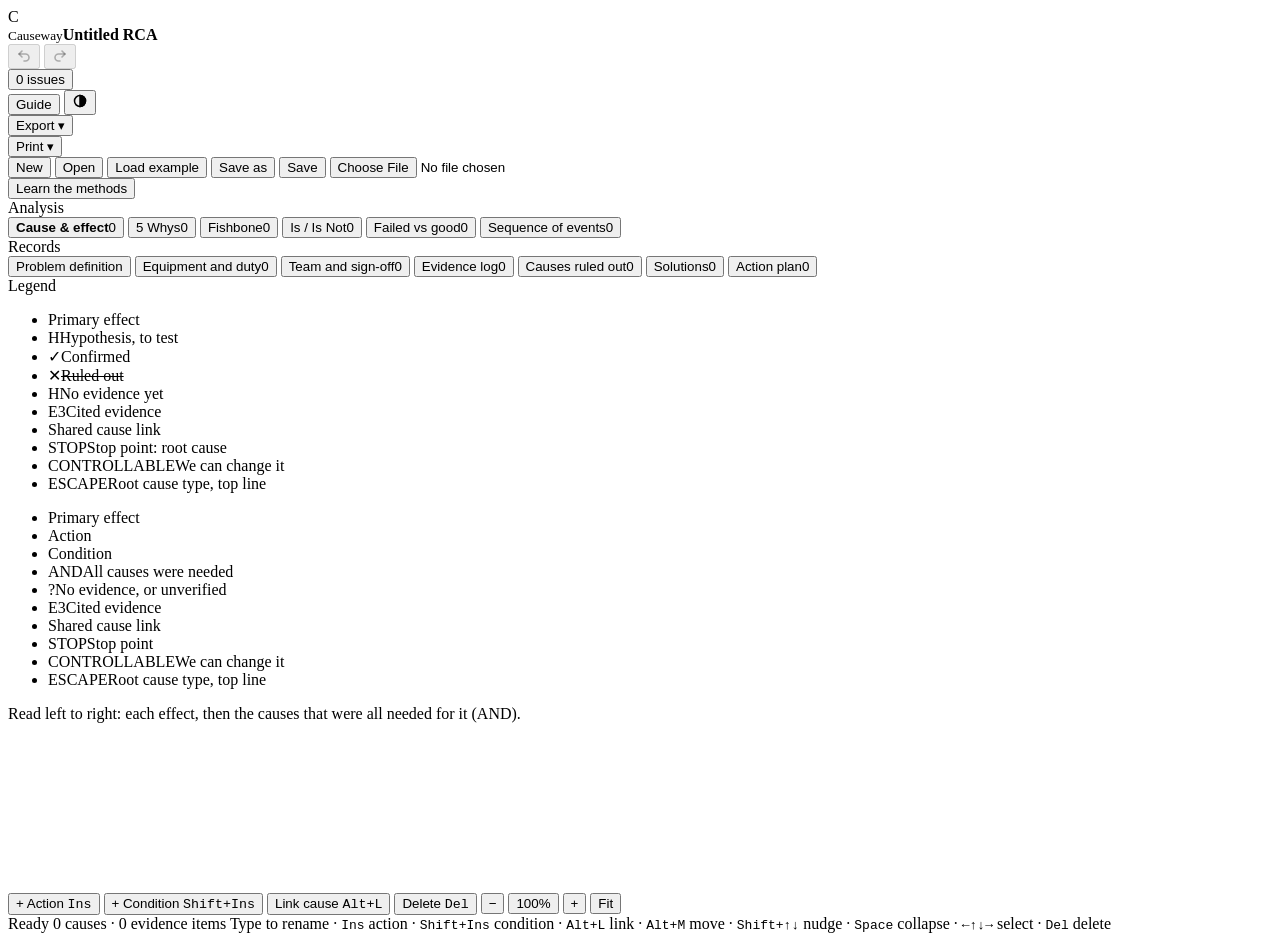
<file: src/index.html>
<!doctype html>
<!-- Generated by scripts/build.py from src/. Edit the sources, not this file. -->
<!-- Causeway, a root cause analysis workbench. Third-party code: none; everything below is our own. -->
<html lang="en">
<head>
<meta charset="utf-8">
<meta name="viewport" content="width=device-width, initial-scale=1">
<!-- Offline by construction: the browser refuses every network request this page could make. -->
<meta http-equiv="Content-Security-Policy" content="default-src 'none'; script-src 'unsafe-inline'; style-src 'unsafe-inline'; img-src data: blob:">
<title>Causeway</title>
<link rel="icon" type="image/svg+xml" href="@build:favicon">
<style>
/* @build:css */
</style>
</head>
<body>
<div class="app" id="app" data-record="chart" data-style="apollo">
  <header>
    <div class="mark" aria-hidden="true">C</div>
    <div class="brand"><small id="sheetMeta">Causeway</small><strong id="sheetTitle">Untitled RCA</strong></div>
    <div class="group">
      <button class="icon" id="undo" title="Undo (Ctrl/Cmd+Z)" aria-label="Undo" disabled><svg aria-hidden="true" width="16" height="16" viewBox="0 0 16 16" fill="none" stroke="currentColor" stroke-width="1.6" stroke-linecap="round" stroke-linejoin="round"><path d="M6 4 3 7l3 3"/><path d="M3 7h6.5a3.5 3.5 0 0 1 0 7H8"/></svg></button>
      <button class="icon" id="redo" title="Redo (Ctrl+Y or Ctrl/Cmd+Shift+Z)" aria-label="Redo" disabled><svg aria-hidden="true" width="16" height="16" viewBox="0 0 16 16" fill="none" stroke="currentColor" stroke-width="1.6" stroke-linecap="round" stroke-linejoin="round"><path d="m10 4 3 3-3 3"/><path d="M13 7H6.5a3.5 3.5 0 0 0 0 7H8"/></svg></button>
    </div>
    <div class="issues-wrap">
      <button id="issuesButton" class="issues" aria-expanded="false" aria-controls="issuesList" title="Rule issues: click to list them"><span class="dot" aria-hidden="true"></span><span id="issuesCount">0 issues</span></button>
      <div id="issuesList" class="popover" role="menu" hidden></div>
    </div>
    <div class="toolbar" id="fileGroup">
      <button id="guideButton" aria-pressed="false" aria-controls="guide" title="Show or hide the guide to the page shown: what it is and how to fill it in">Guide</button>
      <button class="icon" id="themeButton" aria-label="Theme" title="Theme"><svg aria-hidden="true" width="16" height="16" viewBox="0 0 16 16" fill="none" stroke="currentColor" stroke-width="1.5"><circle cx="8" cy="8" r="5.5"/><path d="M8 2.5a5.5 5.5 0 0 1 0 11z" fill="currentColor"/></svg></button>
      <div class="menu-wrap">
        <button id="exportButton" aria-expanded="false" aria-controls="exportMenu" title="Export a report as Word or PowerPoint, or the chart as PDF or an image">Export ▾</button>
        <div id="exportMenu" class="popover right" role="menu" hidden>
          <div class="where">Word</div>
          <button role="menuitem" id="exportDocxFull"><b>Full report</b><small>.docx: every record and the chart, to edit and send</small></button>
          <button role="menuitem" id="exportDocx8d"><b>8D report</b><small>.docx: D1 to D8, for a customer's 8D request</small></button>
          <div class="where">PowerPoint</div>
          <button role="menuitem" id="exportPptxFull"><b>Full report</b><small>.pptx: a section to a slide, long tables run on</small></button>
          <button role="menuitem" id="exportPptx8d"><b>8D report</b><small>.pptx: D1 to D8 as slides</small></button>
          <button role="menuitem" id="exportPptxSummary"><b>One-page summary</b><small>.pptx: one slide for management</small></button>
          <div class="where">Chart</div>
          <button role="menuitem" id="exportPdf"><b>PDF</b><small>Vector, the whole chart on one A4, A3, or A1 sheet</small></button>
          <button role="menuitem" id="exportSvg"><b>SVG</b><small>Vector, for documents and further editing</small></button>
          <button role="menuitem" id="exportPng"><b>PNG</b><small>Image at twice screen resolution</small></button>
        </div>
      </div>
      <div class="menu-wrap">
        <button id="printReport" aria-expanded="false" aria-controls="printMenu" title="Print a report, or save it as a PDF">Print ▾</button>
        <div id="printMenu" class="popover right" role="menu" hidden>
          <button role="menuitem" id="printFull"><b>Full RCA report</b><small>Every record, the chart, and the sign-off</small></button>
          <button role="menuitem" id="print8d"><b>8D report</b><small>D1 to D8, for a customer's 8D request</small></button>
          <button role="menuitem" id="printSummary"><b>One-page summary</b><small>Problem, root causes, actions, and status</small></button>
        </div>
      </div>
      <span class="divider" aria-hidden="true"></span>
      <button id="newProject" title="Start a new, empty RCA">New</button>
      <button id="openProject" title="Open a saved RCA (JSON)">Open</button>
      <button id="loadExample" title="Replace the current RCA with the built-in P-101A seal leakage example">Load example</button>
      <button id="saveProjectAs" title="Save the RCA under a new file name (Ctrl/Cmd+Shift+S)">Save as</button>
      <button id="saveProject" class="primary" title="Save the RCA as a JSON file (Ctrl/Cmd+S)">Save</button>
      <input id="projectFile" type="file" accept=".json,.xmind,application/json">
    </div>
  </header>

  <nav class="rail" aria-label="RCA records">
    <button class="record learn" data-record="learn" title="Every method in the order an investigation uses them, each with a guide and an example">Learn the methods</button>
    <div class="panel-title group-title">Analysis</div>
    <button class="record active" data-record="chart" aria-current="page" id="railChart"><b id="railChartName">Cause &amp; effect</b><span id="railCauses">0</span></button>
    <button class="record" data-record="whys">5 Whys<span id="railWhys">0</span></button>
    <button class="record" data-record="fishbone">Fishbone<span id="railFish">0</span></button>
    <button class="record" data-record="spec">Is / Is Not<span id="railSpec">0</span></button>
    <button class="record" data-record="compare" title="Optional: the failed case beside two that did not fail">Failed vs good<span id="railCompare">0</span></button>
    <button class="record" data-record="timeline">Sequence of events<span id="railTimeline">0</span></button>
    <div class="panel-title group-title">Records</div>
    <button class="record" data-record="problem">Problem definition</button>
    <button class="record" data-record="equipment">Equipment and duty<span id="railEquipment">0</span></button>
    <button class="record" data-record="team">Team and sign-off<span id="railTeam">0</span></button>
    <button class="record" data-record="evidence">Evidence log<span id="railEvidence">0</span></button>
    <button class="record" data-record="ruledOut">Causes ruled out<span id="railRuledOut">0</span></button>
    <button class="record" data-record="solutions">Solutions<span id="railSolutions">0</span></button>
    <button class="record" data-record="actions">Action plan<span id="railActions">0</span></button>
    <div class="panel-title legend-title">Legend</div>
    <ul class="legend tree">
      <li><span class="sw effect"></span>Primary effect</li>
      <li><span class="sw possible"></span><span class="sw badge h">H</span>Hypothesis, to test</li>
      <li><span class="sw confirmed"></span><span class="sw badge ok">✓</span>Confirmed</li>
      <li><span class="sw ruled"></span><span class="sw badge no">✕</span><s>Ruled out</s></li>
      <li><span class="sw q">H</span>No evidence yet</li>
      <li><span class="sw code">E3</span>Cited evidence</li>
      <li><span class="sw shared"></span>Shared cause link</li>
      <li><span class="sw stop">STOP</span>Stop point: root cause</li>
      <li><span class="sw ctrl">CONTROLLABLE</span>We can change it</li>
      <li><span class="sw ctype">ESCAPE</span>Root cause type, top line</li>
    </ul>
    <ul class="legend apollo">
      <li><span class="sw effect"></span>Primary effect</li>
      <li><span class="sw action"></span>Action</li>
      <li><span class="sw condition"></span>Condition</li>
      <li><span class="sw and">AND</span>All causes were needed</li>
      <li><span class="sw q">?</span>No evidence, or unverified</li>
      <li><span class="sw code">E3</span>Cited evidence</li>
      <li><span class="sw shared"></span>Shared cause link</li>
      <li><span class="sw stop">STOP</span>Stop point</li>
      <li><span class="sw ctrl">CONTROLLABLE</span>We can change it</li>
      <li><span class="sw ctype">ESCAPE</span>Root cause type, top line</li>
    </ul>
  </nav>

  <main>
    <p class="hint" id="chartHint">Read left to right: each effect, then the causes that were all needed for it (AND).</p>
    <div id="linkBanner" class="banner" role="status" hidden><span id="linkText"></span><button id="cancelLink">Cancel <kbd>Esc</kbd></button></div>
    <div id="evidenceBanner" class="banner" role="status" hidden><span id="evidenceBannerText"></span><button id="clearHighlight">Clear <kbd>Esc</kbd></button></div>
    <svg id="chart" xmlns="http://www.w3.org/2000/svg" aria-label="Cause and effect chart"></svg>
    <div class="editbar" role="toolbar" aria-label="Edit chart">
      <button id="addAction" class="add-action" title="Add an action cause to the selected effect"><span id="addActionName">+ Action</span> <kbd>Ins</kbd></button>
      <button id="addCondition" class="add-condition" title="Add a condition cause to the selected effect">+ Condition <kbd>Shift+Ins</kbd></button>
      <button id="linkCause" title="Link a node already on the chart as a further cause of the selected effect">Link cause <kbd>Alt+L</kbd></button>
      <button id="deleteNode" class="danger" title="Delete the selected cause">Delete <kbd>Del</kbd></button>
      <span class="sep" aria-hidden="true"></span>
      <button id="zoomOut" title="Zoom out" aria-label="Zoom out">−</button>
      <button id="zoomReset" title="Reset zoom to 100%">100%</button>
      <button id="zoomIn" title="Zoom in" aria-label="Zoom in">+</button>
      <button id="zoomFit" title="Zoom to fit the chart">Fit</button>
    </div>
  </main>

  <aside class="inspector" aria-label="Properties"><div id="properties"></div></aside>

  <aside class="guide" id="guide" aria-label="Guide" hidden></aside>

  <section class="records" id="records" aria-live="off"></section>

  <footer>
    <span id="status">Ready</span>
    <span id="count">0 causes · 0 evidence items</span>
    <span class="keyhints" id="keyHints">Type to rename · <kbd>Ins</kbd> action · <kbd>Shift+Ins</kbd> condition · <kbd>Alt+L</kbd> link · <kbd>Alt+M</kbd> move · <kbd>Shift+↑↓</kbd> nudge · <kbd>Space</kbd> collapse · <kbd>←↑↓→</kbd> select · <kbd>Del</kbd> delete</span>
  </footer>
</div>
<dialog id="dialog" class="dialog"></dialog>
<div id="report" aria-hidden="true"></div>
<script>
(() => {
'use strict';
/* @build:js */
})();
</script>
</body>
</html>
</file>
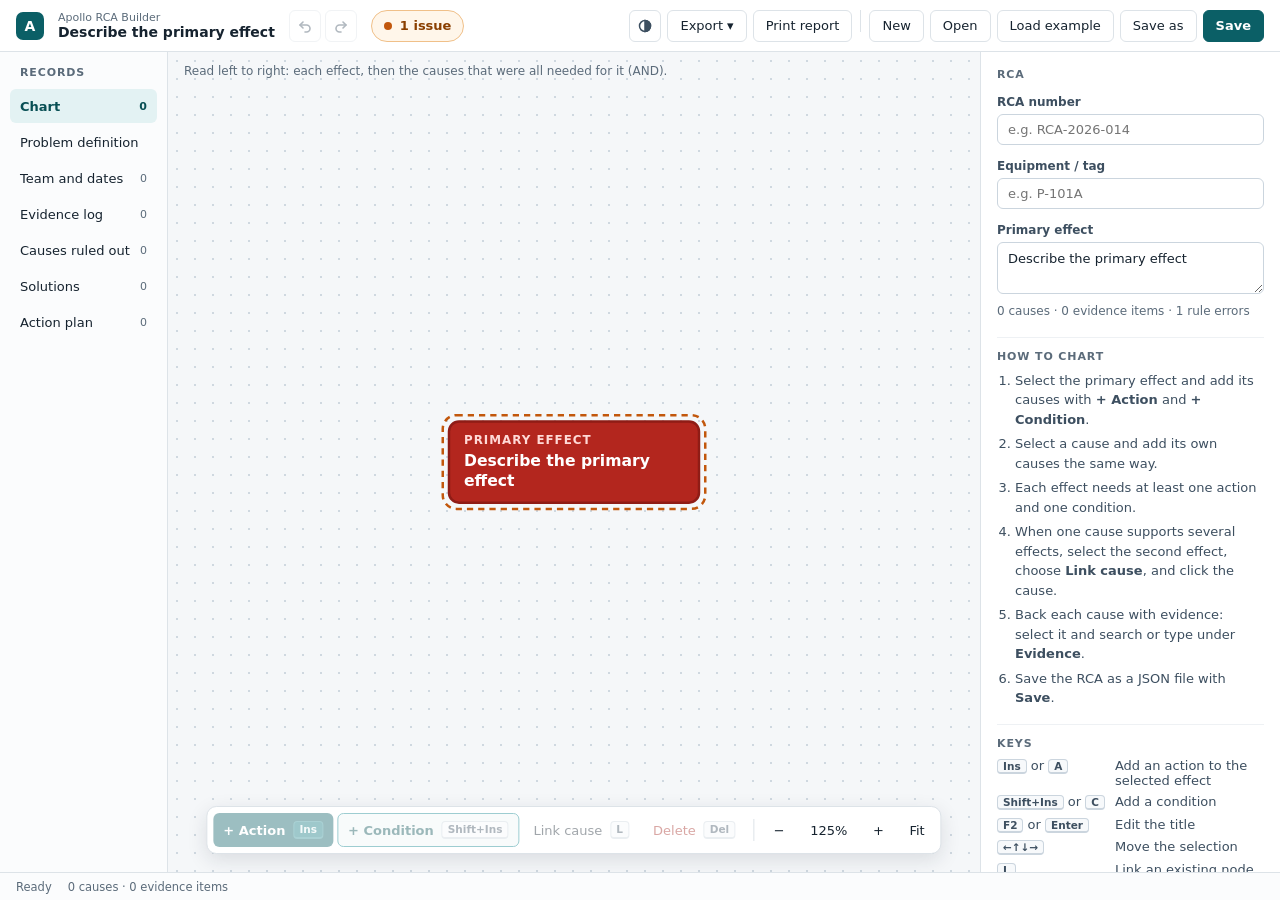
<file: apollo-rca.html>
<!doctype html>
<!-- Generated by scripts/build.py from src/. Edit the sources, not this file. -->
<!-- Apollo RCA Builder. Third-party code: none; everything below is our own. -->
<html lang="en">
<head>
<meta charset="utf-8">
<meta name="viewport" content="width=device-width, initial-scale=1">
<!-- Offline by construction: the browser refuses every network request this page could make. -->
<meta http-equiv="Content-Security-Policy" content="default-src 'none'; script-src 'unsafe-inline'; style-src 'unsafe-inline'; img-src data: blob:">
<title>Apollo RCA Builder</title>
<link rel="icon" type="image/svg+xml" href="[data-uri]">
<style>
:root {
  --ink: #16232f;
  --ink-2: #3d4f60;
  --muted: #5b6b7a;
  --line: #dde3e8;
  --line-soft: #eef1f4;
  --panel: #fff;
  --rail: #fbfcfd;
  --canvas: #f5f7f9;
  --dots: #cfd8e0;
  --field-line: #cbd5de;
  --accent: #0b5f66;
  --accent-2: #0d858f;
  --accent-ink: #084f54;
  --accent-soft: #e3f2f3;
  --condition: #eef7f7;
  --effect: #b3261e;
  --danger: #a3261f;
  --danger-soft: #fdf0ef;
  --warn: #c2570c;
  --warn-ink: #8a3f00;
  --warn-soft: #fff6ea;
  --warn-line: #f0c089;
  --select: #2563eb;
  --kbd: #f7f9fb;
  --soft: #f3f6f9;
  --faint: #7d8b97;
  --wire: #8796a4;
  --shared: #7b5ab7;
  --stop: #16232f;
  --stop-ink: #fff;
  --ok: #2f8a3e;
  --ok-soft: #e3f3e6;
  --ok-ink: #1f5f2a;
  --danger-line: #e3aab0;
  --info-line: #b8c9f5;
  --info-soft: #eef3fe;
  --info-ink: #1e3a8a;
  --accent-faint: #f0f7f8;
  --lit-soft: #fff8e1;
  --lit: #ffe9a8;
  --focus: #8ddadd;
  --shadow: rgba(22, 35, 47, .12);
  color-scheme: light;
  --mono: ui-monospace, "Cascadia Mono", Consolas, "Liberation Mono", monospace;
  font-family: "Segoe UI", system-ui, -apple-system, Arial, sans-serif;
  font-size: 13px;
  color: var(--ink);
  background: var(--panel);
}

/* Dark theme: the system setting, unless the theme button chose light; or chosen with the button. */
@media (prefers-color-scheme: dark) {
  :root:not([data-theme=light]) { 
    color-scheme: dark;
    --ink: #e3eaf0; --ink-2: #b9c6d2; --muted: #93a3b2; --faint: #6d7c89;
    --line: #2b3844; --line-soft: #222e39; --panel: #161f28; --rail: #121a22; --canvas: #0e151c; --dots: #25313c;
    --field-line: #3a4955; --kbd: #1d2731; --soft: #1b252f;
    --accent: #0f7a83; --accent-2: #3fb5bd; --accent-ink: #8fdde2; --accent-soft: #123238; --accent-faint: #15292e;
    --condition: #13272c; --effect: #c2372e; --wire: #6f8294; --shared: #a58be0;
    --stop: #e3eaf0; --stop-ink: #0e151c;
    --danger: #f2877e; --danger-soft: #3a1c1b; --danger-line: #6b2e2b;
    --warn: #e0782f; --warn-ink: #f3b27a; --warn-soft: #33230f; --warn-line: #6b4a20;
    --ok: #4cb35c; --ok-soft: #17301c; --ok-ink: #9fd8a8;
    --info-line: #34508f; --info-soft: #17233b; --info-ink: #c3d3ff;
    --lit-soft: #2e260c; --lit: #5a4710; --focus: #1f5d63; --select: #6b97ff;
    --shadow: rgba(0, 0, 0, .45);
    scrollbar-color: #3a4955 #121a22;
   }
}
:root[data-theme=dark] { 
    color-scheme: dark;
    --ink: #e3eaf0; --ink-2: #b9c6d2; --muted: #93a3b2; --faint: #6d7c89;
    --line: #2b3844; --line-soft: #222e39; --panel: #161f28; --rail: #121a22; --canvas: #0e151c; --dots: #25313c;
    --field-line: #3a4955; --kbd: #1d2731; --soft: #1b252f;
    --accent: #0f7a83; --accent-2: #3fb5bd; --accent-ink: #8fdde2; --accent-soft: #123238; --accent-faint: #15292e;
    --condition: #13272c; --effect: #c2372e; --wire: #6f8294; --shared: #a58be0;
    --stop: #e3eaf0; --stop-ink: #0e151c;
    --danger: #f2877e; --danger-soft: #3a1c1b; --danger-line: #6b2e2b;
    --warn: #e0782f; --warn-ink: #f3b27a; --warn-soft: #33230f; --warn-line: #6b4a20;
    --ok: #4cb35c; --ok-soft: #17301c; --ok-ink: #9fd8a8;
    --info-line: #34508f; --info-soft: #17233b; --info-ink: #c3d3ff;
    --lit-soft: #2e260c; --lit: #5a4710; --focus: #1f5d63; --select: #6b97ff;
    --shadow: rgba(0, 0, 0, .45);
    scrollbar-color: #3a4955 #121a22;
   }
* { box-sizing: border-box; }
[hidden] { display: none !important; }
body { margin: 0; background: var(--panel); }
button, input, textarea, select { font: inherit; color: inherit; }
button { cursor: pointer; }
button:disabled { cursor: default; }
input[type=file] { display: none; }
:focus-visible { outline: 2px solid var(--select); outline-offset: 1px; }
kbd {
  padding: 0 5px;
  border: 1px solid var(--field-line); border-bottom-width: 2px; border-radius: 4px;
  background: var(--kbd); color: var(--ink-2);
  font-family: inherit; font-size: 10.5px; font-weight: 600; line-height: 1.5;
}

.app {
  height: 100vh;
  min-height: 560px;
  display: grid;
  grid-template-columns: 196px minmax(0, 1fr) 330px;
  grid-template-rows: 52px minmax(0, 1fr) 28px;
}

/* ---- Top bar ---- */
.app > header {
  grid-column: 1 / -1;
  display: flex; align-items: center; gap: 14px;
  padding: 0 16px;
  border-bottom: 1px solid var(--line);
  background: var(--panel);
}
.mark {
  flex: none; width: 28px; height: 28px;
  display: grid; place-items: center;
  border-radius: 7px; background: var(--accent); color: #fff;
  font-weight: 800; font-size: 14px;
}
.brand { min-width: 0; display: flex; flex-direction: column; line-height: 1.2; }
.brand small { color: var(--muted); font-size: 11px; white-space: nowrap; overflow: hidden; text-overflow: ellipsis; }
.brand strong { font-size: 14px; white-space: nowrap; overflow: hidden; text-overflow: ellipsis; max-width: 42vw; }
.group { display: flex; gap: 4px; }
.app > header button {
  height: 32px; padding: 0 12px;
  border: 1px solid var(--line); border-radius: 6px;
  background: var(--panel); color: var(--ink);
  white-space: nowrap;
}
.app > header button:hover:not(:disabled) { border-color: var(--accent-2); }
.app > header button:disabled { opacity: .4; }
.app > header button.icon { width: 32px; padding: 0; display: grid; place-items: center; color: var(--ink-2); }
.app > header button.primary { background: var(--accent); border-color: var(--accent); color: #fff; font-weight: 600; }
.app > header button.primary:hover { background: #0e7880; }
.toolbar { margin-left: auto; display: flex; gap: 6px; }

.issues-wrap { position: relative; }
.app > header .issues {
  display: flex; align-items: center; gap: 8px;
  border-radius: 16px; border-color: var(--line); color: var(--muted);
}
.issues .dot { width: 8px; height: 8px; border-radius: 4px; background: var(--ok); }
.app > header .issues.has { border-color: var(--warn-line); background: var(--warn-soft); color: var(--warn-ink); font-weight: 600; }
.issues.has .dot { background: var(--warn); }
.popover {
  position: absolute; z-index: 10; top: 38px; left: 0;
  width: 360px; max-height: 60vh; overflow: auto; padding: 4px;
  border: 1px solid var(--line); border-radius: 8px;
  background: var(--panel); box-shadow: 0 8px 24px var(--shadow);
}
.app .popover button {
  display: flex; flex-direction: column; align-items: flex-start; gap: 2px;
  width: 100%; height: auto; padding: 7px 10px;
  border: 0; border-radius: 6px; background: none; text-align: left;
}
.app .popover button:hover, .app .popover button:focus-visible { background: var(--accent-soft); }
.popover b { font-weight: 600; }
.popover small { color: var(--muted); }
.popover small.error { color: var(--danger); }
.popover small.warning { color: var(--warn-ink); }
.popover .empty { padding: 10px; color: var(--muted); }

/* ---- Records rail ---- */
.rail {
  overflow: auto; padding: 14px 10px;
  border-right: 1px solid var(--line); background: var(--rail);
  display: flex; flex-direction: column; gap: 2px;
}
.rail .panel-title { padding: 0 10px; }
.record {
  display: flex; justify-content: space-between; align-items: center; gap: 6px;
  min-height: 34px; padding: 0 10px;
  border: 0; border-radius: 6px; background: none; color: var(--ink); text-align: left;
}
.record span { font-size: 11px; color: var(--muted); }
.record.active { background: var(--accent-soft); color: var(--accent-ink); font-weight: 600; }
.record.active span { color: var(--accent-ink); }
.record:disabled { color: var(--faint); }
.legend-title { margin-top: 20px !important; }
.legend { list-style: none; margin: 0; padding: 0 10px; display: flex; flex-direction: column; gap: 8px; font-size: 12px; color: var(--ink-2); }
.legend li { display: flex; align-items: center; gap: 8px; }
.sw { flex: none; min-width: 18px; height: 12px; border-radius: 3px; display: grid; place-items: center; font-size: 9px; font-weight: 700; }
.sw.effect { background: var(--effect); }
.sw.action { background: var(--accent); }
.sw.condition { background: var(--condition); border: 1.5px solid var(--accent-2); }
.sw.and { height: 16px; padding: 0 4px; border: 1.5px solid var(--wire); border-radius: 8px; background: var(--panel); color: var(--ink-2); font-size: 8px; font-weight: 800; }
.sw.q { width: 18px; height: 18px; border-radius: 9px; background: var(--warn); color: #fff; font-size: 11px; font-weight: 800; }
.sw.code { height: 18px; padding: 0 6px; border-radius: 9px; background: var(--accent-soft); color: var(--accent-ink); font: 700 10.5px var(--mono); }
.sw.shared { height: 0; border-top: 2px dashed var(--shared); border-radius: 0; }
.sw.stop { height: 16px; padding: 0 6px; border-radius: 8px; background: var(--stop); color: var(--stop-ink); }
.sw.ctrl { height: 16px; padding: 0 5px; border-radius: 8px; background: #2f7a3a; color: #fff; font-size: 7.5px; }

/* ---- Canvas ---- */
main { position: relative; min-width: 0; min-height: 0; overflow: hidden; }
#chart {
  display: block; width: 100%; height: 100%; touch-action: none; cursor: default;
  background-color: var(--canvas);
  background-image: radial-gradient(var(--dots) 1px, transparent 1px);
  background-size: 18px 18px;
}
#chart.panning { cursor: grabbing; }
#chart.linking .node { cursor: crosshair; }
.toggle { cursor: pointer; }
.banner {
  position: absolute; z-index: 5; left: 50%; top: 12px; transform: translateX(-50%);
  max-width: calc(100% - 32px); display: flex; align-items: center; gap: 12px;
  padding: 8px 8px 8px 14px; border: 1px solid var(--info-line); border-radius: 8px;
  background: var(--info-soft); color: var(--info-ink); box-shadow: 0 4px 14px var(--shadow);
}
.banner button { flex: none; display: flex; align-items: center; gap: 6px; height: 30px; padding: 0 10px; border: 1px solid var(--info-line); border-radius: 6px; background: var(--panel); color: var(--info-ink); }
.node { cursor: pointer; }
main:has(.banner:not([hidden])) .hint { display: none; }
.hint { position: absolute; left: 16px; top: 12px; margin: 0; font-size: 12px; color: var(--muted); pointer-events: none; }
.editbar {
  position: absolute; left: 50%; bottom: 18px; transform: translateX(-50%);
  display: flex; align-items: center; gap: 4px; padding: 6px;
  border: 1px solid var(--line); border-radius: 10px;
  background: var(--panel); box-shadow: 0 6px 20px var(--shadow);
  white-space: nowrap;
}
.editbar button {
  display: flex; align-items: center; gap: 8px;
  height: 34px; min-width: 34px; padding: 0 10px; justify-content: center;
  border: 0; border-radius: 6px; background: none; color: var(--ink);
}
.editbar button:hover:not(:disabled) { background: var(--line-soft); }
.editbar button:disabled { opacity: .4; }
.editbar .add-action { background: var(--accent); color: #fff; font-weight: 600; }
.editbar .add-action:hover:not(:disabled) { background: #0e7880; }
.editbar .add-action kbd { background: #0e7880; border-color: #2d8f96; color: #e6f4f5; }
.editbar .add-condition { border: 1.5px solid var(--accent-2); background: var(--condition); color: var(--accent-ink); font-weight: 600; }
.editbar .add-condition:hover:not(:disabled) { background: var(--accent-soft); }
.editbar .danger { color: var(--danger); }
.editbar .sep { width: 1px; height: 22px; margin: 0 4px; background: var(--line); }
#zoomReset { font-variant-numeric: tabular-nums; }

/* ---- Status bar ---- */
footer {
  grid-column: 1 / -1;
  display: flex; align-items: center; gap: 16px;
  padding: 0 16px;
  border-top: 1px solid var(--line); background: var(--rail);
  font-size: 11.5px; color: var(--muted); white-space: nowrap; overflow: hidden;
}
#status { overflow: hidden; text-overflow: ellipsis; }
.keyhints { margin-left: auto; }

/* ---- Properties ---- */
.inspector { overflow: auto; padding: 16px; border-left: 1px solid var(--line); background: var(--panel); }
.panel-title {
  margin: 18px 0 8px;
  font-size: 11px; font-weight: 700; letter-spacing: .08em; text-transform: uppercase;
  color: var(--muted);
}
.panel-title:first-child { margin-top: 0; }
.section { margin-top: 16px; padding-top: 12px; border-top: 1px solid var(--line-soft); }
.section > .panel-title:first-child { margin-top: 0; }
.section-head { display: flex; justify-content: space-between; align-items: baseline; }
.muted { color: var(--muted); font-weight: 400; letter-spacing: 0; text-transform: none; }
.kind-row { display: flex; align-items: center; gap: 8px; flex-wrap: wrap; }
.kind-chip { padding: 2px 8px; border-radius: 4px; font-size: 10.5px; font-weight: 700; letter-spacing: .06em; }
.kind-chip.effect { background: var(--effect); color: #fff; }
.kind-chip.action { background: var(--accent); color: #fff; }
.kind-chip.condition { background: var(--condition); color: var(--accent-ink); border: 1.5px solid var(--accent-2); }
.kind-row .muted { font-size: 12px; }

.field { display: block; margin: 14px 0 5px; font-size: 12px; font-weight: 600; color: var(--ink-2); }
.field .muted { float: right; font-size: 11px; }
.text {
  width: 100%; padding: 7px 10px;
  border: 1px solid var(--field-line); border-radius: 6px;
  background: var(--panel); color: var(--ink);
}
.text:focus { outline: 2px solid var(--focus); border-color: var(--accent-2); }
textarea.text { resize: vertical; min-height: 60px; line-height: 1.4; }

.flags { display: flex; flex-wrap: wrap; gap: 6px; margin-top: 12px; }
.flag {
  display: flex; align-items: center; gap: 6px;
  min-height: 32px; padding: 0 10px;
  border: 1px solid var(--line); border-radius: 16px;
  font-size: 12px; cursor: pointer;
}
.flag:has(input:checked) { border-color: var(--accent-2); background: var(--accent-soft); color: var(--accent-ink); }

.segmented { display: flex; margin-top: 12px; border: 1px solid var(--field-line); border-radius: 6px; overflow: hidden; }
.segmented button { flex: 1; padding: 6px 4px; border: 0; border-left: 1px solid var(--field-line); background: var(--panel); color: var(--ink-2); }
.segmented button:first-child { border-left: 0; }
.segmented button:hover { background: var(--accent-soft); }
.segmented button[aria-pressed=true] { background: var(--accent); color: #fff; font-weight: 600; }

.button {
  display: inline-flex; align-items: center; justify-content: center; gap: 8px;
  min-height: 34px; padding: 0 10px;
  border: 1px solid var(--field-line); border-radius: 6px;
  background: var(--panel); color: var(--ink);
}
.button:hover { border-color: var(--accent-2); background: var(--accent-soft); }
.button.danger { color: var(--danger); }
.button.danger:hover { background: var(--danger-soft); border-color: var(--danger-line); }
.button.block { display: flex; width: 100%; margin-top: 16px; }
.button-grid { display: grid; grid-template-columns: 1fr 1fr; gap: 6px; margin-top: 8px; }

/* Evidence */
.evidence { display: flex; gap: 10px; align-items: flex-start; margin-bottom: 6px; padding: 8px 6px 8px 10px; border: 1px solid var(--line); border-radius: 8px; }
.code { flex: none; padding: 1px 7px; border-radius: 9px; background: var(--accent-soft); color: var(--accent-ink); font: 700 11px/1.5 var(--mono); }
.evidence .body { flex: 1; min-width: 0; display: flex; flex-direction: column; gap: 2px; font-size: 12px; line-height: 1.35; }
.evidence small { font-size: 11px; color: var(--muted); }
.unlink { flex: none; width: 26px; height: 26px; border: 0; border-radius: 13px; background: none; color: var(--muted); font-size: 15px; line-height: 1; }
.unlink:hover { background: var(--danger-soft); color: var(--danger); }
.combo { position: relative; }
.options {
  margin: 4px 0 0; padding: 0; list-style: none;
  border: 1px solid var(--line); border-radius: 8px; background: var(--panel);
  box-shadow: 0 6px 18px var(--shadow); overflow: hidden;
}
.options li { display: flex; gap: 8px; align-items: baseline; padding: 7px 10px; font-size: 12px; cursor: pointer; border-top: 1px solid var(--line-soft); }
.options li:first-child { border-top: 0; }
.options li[aria-selected=true] { background: var(--accent-faint); }
.options li .k { flex: none; font: 700 11px var(--mono); color: var(--accent-ink); }
.options li .new { flex: none; font-weight: 700; color: var(--accent); }
.empty-note { margin: 0 0 8px; padding: 8px 10px; border-radius: 8px; background: var(--warn-soft); color: var(--warn-ink); font-size: 12px; }

/* Causes list */
.cause-list { list-style: none; margin: 0; padding: 0; display: flex; flex-direction: column; gap: 2px; }
.cause-list button { display: flex; align-items: center; gap: 8px; width: 100%; padding: 5px 6px; border: 0; border-radius: 6px; background: none; text-align: left; font-size: 12px; }
.cause-list button:hover { background: var(--line-soft); }
.cause-list .with-action { display: flex; align-items: center; gap: 2px; }
.cause-list .with-action > button:first-child { flex: 1; min-width: 0; }
.cause-list .sw { width: 10px; min-width: 10px; height: 10px; border-radius: 2px; }

.info { margin-top: 10px; padding: 8px 10px; border-radius: 8px; background: var(--soft); color: var(--ink-2); font-size: 12px; line-height: 1.45; }
.info.warn { background: var(--warn-soft); color: var(--warn-ink); }
.info.error { background: var(--danger-soft); color: var(--danger); }
.note { margin: 6px 0 0; color: var(--muted); font-size: 12px; line-height: 1.45; }
.steps { margin: 0; padding-left: 18px; color: var(--ink-2); line-height: 1.5; }
.steps li { margin-bottom: 5px; }
.keys { display: grid; grid-template-columns: auto 1fr; gap: 6px 10px; margin: 0; color: var(--ink-2); align-items: baseline; }
.keys dt { white-space: nowrap; }
.keys dd { margin: 0; }

@media (max-width: 1280px) {
  .app { grid-template-columns: 168px minmax(0, 1fr) 300px; }
  .legend, .legend-title { display: none; }
  .keyhints { display: none; }
}

/* ---- Record pages ---- */
.records { display: none; grid-column: 2 / 4; overflow: auto; padding: 24px 28px 48px; background: var(--canvas); }
.app:not([data-record=chart]) main, .app:not([data-record=chart]) .inspector { display: none; }
.app:not([data-record=chart]) .records { display: block; }
.app:not([data-record=chart]) .keyhints { visibility: hidden; }
.page { max-width: 920px; margin: 0 auto; }
.page.wide { max-width: 1400px; }
.page-head { display: flex; align-items: flex-end; justify-content: space-between; gap: 16px; margin-bottom: 16px; }
.page h1 { margin: 0 0 4px; font-size: 20px; }
.page h2 { margin: 0 0 4px; font-size: 14px; }
.lede { margin: 0; color: var(--muted); max-width: 70ch; line-height: 1.45; }
.button.primary { background: var(--accent); border-color: var(--accent); color: #fff; font-weight: 600; white-space: nowrap; }
.button.primary:hover { background: #0e7880; }
.card { margin-bottom: 14px; padding: 16px 18px; border: 1px solid var(--line); border-radius: 10px; background: var(--panel); }
.card-head { display: flex; align-items: center; gap: 10px; margin-bottom: 8px; }
.card-head h2 { flex: 1; margin: 0; }
.form-grid { display: grid; grid-template-columns: repeat(auto-fit, minmax(260px, 1fr)); gap: 0 16px; }
.form-grid.dates { grid-template-columns: repeat(auto-fit, minmax(170px, 1fr)); }
.card .field { margin-top: 12px; }
.card .field .text { display: block; margin-top: 5px; font-weight: 400; }
.card > .field:first-child { margin-top: 0; }
.empty-card { padding: 28px; border: 1px dashed var(--field-line); border-radius: 10px; text-align: center; color: var(--muted); }
.sr { position: absolute; width: 1px; height: 1px; overflow: hidden; clip: rect(0 0 0 0); }

.table-wrap { overflow-x: auto; border: 1px solid var(--line); border-radius: 10px; background: var(--panel); }
table.log { width: 100%; min-width: 1060px; border-collapse: collapse; table-layout: fixed; }
.card table.log { min-width: 0; }
table.log th { padding: 9px 8px; border-bottom: 1px solid var(--line); background: var(--rail); text-align: left; font-size: 11px; font-weight: 700; letter-spacing: .06em; text-transform: uppercase; color: var(--muted); }
table.log td { padding: 6px 6px; border-bottom: 1px solid var(--line-soft); vertical-align: top; }
table.log tr:last-child td { border-bottom: 0; }
table.log tr.current td { background: var(--lit-soft); }
table.log tr.done td { color: var(--muted); }
table.log .center { text-align: center; vertical-align: middle; }
table.log td.code-cell, table.log td:first-child .code { margin-top: 6px; display: inline-block; }
.empty-row { padding: 24px !important; text-align: center; color: var(--muted); }
.cell {
  width: 100%; padding: 5px 7px;
  border: 1px solid transparent; border-radius: 5px;
  background: transparent; color: var(--ink); line-height: 1.4;
}
textarea.cell { resize: vertical; min-height: 34px; display: block; }
.cell:hover { border-color: var(--line); }
.cell:focus { outline: none; border-color: var(--accent-2); background: var(--panel); box-shadow: 0 0 0 2px var(--focus); }
select.cell { border-color: var(--line); }
td > .cell + .cell { margin-top: 4px; }
.row-actions { white-space: nowrap; text-align: right; vertical-align: middle !important; }
.cited { display: flex; flex-wrap: wrap; gap: 4px; align-items: center; padding-top: 3px; }
.link { padding: 0 4px; border: 0; background: none; color: var(--accent); text-decoration: underline; text-underline-offset: 2px; text-align: left; }
.overdue, .overdue small { color: var(--danger); font-weight: 600; }
td.overdue small { display: block; padding: 0 7px; font-size: 11px; }

.chips { display: flex; flex-wrap: wrap; gap: 5px; align-items: center; }
.cause-chip, .ev-chip { display: inline-flex; align-items: center; gap: 4px; max-width: 100%; padding: 2px 2px 2px 7px; border: 1px solid var(--line); border-radius: 14px; background: var(--panel); font-size: 12px; }
.cause-chip .link { color: var(--ink); text-decoration: none; padding: 0; overflow: hidden; text-overflow: ellipsis; white-space: nowrap; }
.cause-chip .link:hover { text-decoration: underline; }
.cause-chip .sw { width: 10px; min-width: 10px; height: 10px; border-radius: 2px; }
.ev-chip { padding-left: 2px; }
.cause-chip .unlink, .ev-chip .unlink { width: 20px; height: 20px; font-size: 13px; }
.picker { max-width: 220px; padding: 3px 6px; border: 1px dashed var(--field-line); border-radius: 14px; background: var(--panel); color: var(--accent-ink); font-size: 12px; }
button.code { border: 0; cursor: pointer; }
button.code:hover { background: var(--lit); }

.solution .card-head .title { flex: 1; font-size: 15px; font-weight: 600; }
.sub { margin: 10px 0 6px; font-size: 11px; font-weight: 700; letter-spacing: .06em; text-transform: uppercase; color: var(--muted); }
.badge { flex: none; padding: 2px 8px; border-radius: 10px; font-size: 11px; font-weight: 700; white-space: nowrap; }
.badge.small { padding: 0 6px; font-size: 10px; }
.badge.implement { background: var(--ok-soft); color: var(--ok-ink); }
.badge.study { background: var(--warn-soft); color: var(--warn-ink); }
.badge.reject { background: var(--line-soft); color: var(--ink-2); }
.badge.none { background: var(--soft); color: var(--muted); font-weight: 600; }
.cause-list .badge { margin-right: 2px; }
table.criteria { width: 100%; margin-top: 12px; border-collapse: collapse; }
table.criteria th { width: 180px; padding: 4px 8px 4px 0; text-align: left; font-weight: 600; font-size: 12px; color: var(--ink-2); }
table.criteria td { padding: 4px 0; }
table.criteria td:nth-child(2) { width: 190px; padding-right: 10px; }
.seg { display: inline-flex; border: 1px solid var(--field-line); border-radius: 6px; overflow: hidden; }
.seg button { padding: 5px 12px; border: 0; border-left: 1px solid var(--field-line); background: var(--panel); color: var(--ink-2); font-size: 12px; }
.seg button:first-child { border-left: 0; }
.seg button:hover { background: var(--line-soft); }
.seg .yes[aria-pressed=true], .seg .implement[aria-pressed=true] { background: #2f7a3a; color: #fff; font-weight: 600; }
.seg .partly[aria-pressed=true], .seg .study[aria-pressed=true] { background: #b45309; color: #fff; font-weight: 600; }
.seg .no[aria-pressed=true], .seg .reject[aria-pressed=true] { background: #52606d; color: #fff; font-weight: 600; }
.decision-row { display: flex; flex-wrap: wrap; align-items: center; gap: 10px; margin-top: 12px; padding-top: 12px; border-top: 1px solid var(--line-soft); }
.decision-row .sub { margin: 0; }
.decision-row .spacer { flex: 1; }

/* ---- Menus in the top bar ---- */
.menu-wrap { position: relative; }
.popover.right { left: auto; right: 0; width: 290px; }
.app > header .divider { width: 1px; height: 22px; margin: 0 2px; background: var(--line); }

/* ---- Printed report ---- */
#report { display: none; }
@media print {
  @page { size: landscape; margin: 12mm; }
  :root { color-scheme: light; }
  body { background: #fff; }
  .app { display: none !important; }
  #report { display: block; color: #16232f; font: 10pt/1.4 "Segoe UI", system-ui, Arial, sans-serif; }
  #report * { print-color-adjust: exact; -webkit-print-color-adjust: exact; }
  #report h1 { margin: 0 0 4mm; font-size: 20pt; line-height: 1.2; }
  #report h2 { margin: 0 0 3mm; padding-bottom: 1.5mm; border-bottom: 1.5px solid #0b5f66; font-size: 13pt; color: #0b5f66; break-after: avoid; }
  #report h3 { margin: 4mm 0 2mm; font-size: 10.5pt; break-after: avoid; }
  #report section { margin-bottom: 7mm; }
  #report .r-page { break-before: page; }
  #report .r-kicker { font-size: 9pt; font-weight: 700; letter-spacing: .08em; text-transform: uppercase; color: #5b6b7a; }
  #report .r-cover { padding: 6mm 0 4mm; border-bottom: 3px solid #b3261e; margin-bottom: 7mm; }
  #report dl.r-grid { display: grid; grid-template-columns: repeat(4, 1fr); gap: 3mm 6mm; margin: 0; }
  #report dl.r-grid.two { grid-template-columns: repeat(2, 1fr); }
  #report dl.r-grid div { break-inside: avoid; }
  #report dt { font-size: 8pt; font-weight: 700; letter-spacing: .05em; text-transform: uppercase; color: #5b6b7a; }
  #report dd { margin: .5mm 0 0; white-space: pre-wrap; }
  #report table { width: 100%; border-collapse: collapse; font-size: 8.5pt; }
  #report th { padding: 1.5mm 2mm; border-bottom: 1px solid #8796a4; text-align: left; font-size: 7.5pt; letter-spacing: .04em; text-transform: uppercase; color: #3d4f60; }
  #report td { padding: 1.5mm 2mm; border-bottom: .5px solid #d5dde4; vertical-align: top; white-space: pre-wrap; }
  #report tr { break-inside: avoid; }
  #report thead { display: table-header-group; }
  #report .r-code { font-family: ui-monospace, Consolas, monospace; font-weight: 700; color: #084f54; white-space: nowrap; }
  #report .r-none { color: #5b6b7a; font-style: italic; }
  #report figure { margin: 0; break-inside: avoid; }
  #report figure + figure { break-before: page; }
  #report figcaption { margin-top: 2mm; font-size: 8pt; color: #5b6b7a; }
  #report figure svg { display: block; }
  #report .r-legend { margin: 0 0 3mm; font-size: 8pt; color: #3d4f60; }
  #report .r-issue-error { color: #a3261f; }
  #report .r-crit { white-space: nowrap; }
  #report .r-foot { margin-top: 8mm; font-size: 8pt; color: #5b6b7a; }
}
</style>
</head>
<body>
<div class="app" id="app" data-record="chart">
  <header>
    <div class="mark" aria-hidden="true">A</div>
    <div class="brand"><small id="sheetMeta">Apollo RCA Builder</small><strong id="sheetTitle">Untitled RCA</strong></div>
    <div class="group">
      <button class="icon" id="undo" title="Undo (Ctrl/Cmd+Z)" aria-label="Undo" disabled><svg aria-hidden="true" width="16" height="16" viewBox="0 0 16 16" fill="none" stroke="currentColor" stroke-width="1.6" stroke-linecap="round" stroke-linejoin="round"><path d="M6 4 3 7l3 3"/><path d="M3 7h6.5a3.5 3.5 0 0 1 0 7H8"/></svg></button>
      <button class="icon" id="redo" title="Redo (Ctrl+Y or Ctrl/Cmd+Shift+Z)" aria-label="Redo" disabled><svg aria-hidden="true" width="16" height="16" viewBox="0 0 16 16" fill="none" stroke="currentColor" stroke-width="1.6" stroke-linecap="round" stroke-linejoin="round"><path d="m10 4 3 3-3 3"/><path d="M13 7H6.5a3.5 3.5 0 0 0 0 7H8"/></svg></button>
    </div>
    <div class="issues-wrap">
      <button id="issuesButton" class="issues" aria-expanded="false" aria-controls="issuesList" title="Rule issues: click to list them"><span class="dot" aria-hidden="true"></span><span id="issuesCount">0 issues</span></button>
      <div id="issuesList" class="popover" role="menu" hidden></div>
    </div>
    <div class="toolbar" id="fileGroup">
      <button class="icon" id="themeButton" aria-label="Theme" title="Theme"><svg aria-hidden="true" width="16" height="16" viewBox="0 0 16 16" fill="none" stroke="currentColor" stroke-width="1.5"><circle cx="8" cy="8" r="5.5"/><path d="M8 2.5a5.5 5.5 0 0 1 0 11z" fill="currentColor"/></svg></button>
      <div class="menu-wrap">
        <button id="exportButton" aria-expanded="false" aria-controls="exportMenu" title="Export the chart as an image">Export ▾</button>
        <div id="exportMenu" class="popover right" role="menu" hidden>
          <button role="menuitem" id="exportSvg"><b>Chart as SVG</b><small>Vector, for documents and further editing</small></button>
          <button role="menuitem" id="exportPng"><b>Chart as PNG</b><small>Image at twice screen resolution</small></button>
        </div>
      </div>
      <button id="printReport" title="Print the RCA report, or save it as a PDF (Ctrl/Cmd+P)">Print report</button>
      <span class="divider" aria-hidden="true"></span>
      <button id="newProject" title="Start a new, empty RCA">New</button>
      <button id="openProject" title="Open a saved RCA (JSON)">Open</button>
      <button id="loadExample" title="Replace the current RCA with the built-in P-101A seal leakage example">Load example</button>
      <button id="saveProjectAs" title="Save the RCA under a new file name (Ctrl/Cmd+Shift+S)">Save as</button>
      <button id="saveProject" class="primary" title="Save the RCA as a JSON file (Ctrl/Cmd+S)">Save</button>
      <input id="projectFile" type="file" accept=".json,application/json">
    </div>
  </header>

  <nav class="rail" aria-label="RCA records">
    <div class="panel-title">Records</div>
    <button class="record active" data-record="chart" aria-current="page">Chart<span id="railCauses">0</span></button>
    <button class="record" data-record="problem">Problem definition</button>
    <button class="record" data-record="team">Team and dates<span id="railTeam">0</span></button>
    <button class="record" data-record="evidence">Evidence log<span id="railEvidence">0</span></button>
    <button class="record" data-record="ruledOut">Causes ruled out<span id="railRuledOut">0</span></button>
    <button class="record" data-record="solutions">Solutions<span id="railSolutions">0</span></button>
    <button class="record" data-record="actions">Action plan<span id="railActions">0</span></button>
    <div class="panel-title legend-title">Legend</div>
    <ul class="legend">
      <li><span class="sw effect"></span>Primary effect</li>
      <li><span class="sw action"></span>Action</li>
      <li><span class="sw condition"></span>Condition</li>
      <li><span class="sw and">AND</span>All causes were needed</li>
      <li><span class="sw q">?</span>No evidence, or unverified</li>
      <li><span class="sw code">E3</span>Cited evidence</li>
      <li><span class="sw shared"></span>Shared cause link</li>
      <li><span class="sw stop">STOP</span>Stop point</li>
      <li><span class="sw ctrl">CONTROLLABLE</span>We can change it</li>
    </ul>
  </nav>

  <main>
    <p class="hint">Read left to right: each effect, then the causes that were all needed for it (AND).</p>
    <div id="linkBanner" class="banner" role="status" hidden><span>Click the node to link as a cause of <b id="linkTarget"></b>. Faded nodes would make a loop or are already linked.</span><button id="cancelLink">Cancel <kbd>Esc</kbd></button></div>
    <div id="evidenceBanner" class="banner" role="status" hidden><span id="evidenceBannerText"></span><button id="clearHighlight">Clear <kbd>Esc</kbd></button></div>
    <svg id="chart" xmlns="http://www.w3.org/2000/svg" aria-label="Cause and effect chart"></svg>
    <div class="editbar" role="toolbar" aria-label="Edit chart">
      <button id="addAction" class="add-action" title="Add an action cause to the selected effect">+ Action <kbd>Ins</kbd></button>
      <button id="addCondition" class="add-condition" title="Add a condition cause to the selected effect">+ Condition <kbd>Shift+Ins</kbd></button>
      <button id="linkCause" title="Link a node already on the chart as a further cause of the selected effect">Link cause <kbd>L</kbd></button>
      <button id="deleteNode" class="danger" title="Delete the selected cause">Delete <kbd>Del</kbd></button>
      <span class="sep" aria-hidden="true"></span>
      <button id="zoomOut" title="Zoom out" aria-label="Zoom out">−</button>
      <button id="zoomReset" title="Reset zoom to 100%">100%</button>
      <button id="zoomIn" title="Zoom in" aria-label="Zoom in">+</button>
      <button id="zoomFit" title="Zoom to fit the chart">Fit</button>
    </div>
  </main>

  <aside class="inspector" aria-label="Properties"><div id="properties"></div></aside>

  <section class="records" id="records" aria-live="off"></section>

  <footer>
    <span id="status">Ready</span>
    <span id="count">0 causes · 0 evidence items</span>
    <span class="keyhints"><kbd>Ins</kbd> action · <kbd>Shift+Ins</kbd> condition · <kbd>F2</kbd> rename · <kbd>L</kbd> link · <kbd>Space</kbd> collapse · <kbd>←↑↓→</kbd> move · <kbd>Del</kbd> delete</span>
  </footer>
</div>
<div id="report" aria-hidden="true"></div>
<script>
(() => {
'use strict';
// Constants: file format, node kinds, chart geometry and colours.

const NS = 'http://www.w3.org/2000/svg';
const FILE_TYPE = 'apollo-rca';
const SCHEMA_VERSION = 1;
const STORAGE_KEY = 'apollo-rca-v1';
const HISTORY_LIMIT = 100;

const KINDS = {
  effect: {name: 'Primary effect', label: 'PRIMARY EFFECT'},
  action: {name: 'Action', label: 'ACTION'},
  condition: {name: 'Condition', label: 'CONDITION'},
};
const STOP_REASONS = {
  'outside-control': 'Outside our control',
  'solution-found': 'Effective solution found',
  'no-evidence': 'No further evidence',
  'no-value': 'Going further adds nothing',
};

// Record values. Keys are what the file stores; values are what the page shows.
const EVIDENCE_TYPES = {sensed: 'Sensed', inferred: 'Inferred'};
const RULED_OUT_STATUS = {'testing': 'Being tested', 'ruled-out': 'Ruled out'};
const CRITERIA = {
  preventsRecurrence: 'Prevents recurrence?', withinControl: 'Within our control?',
  meetsGoals: 'Meets our goals?', noNewProblems: 'No new problems?',
};
const CRITERION_VALUES = {yes: 'Yes', partly: 'Partly', no: 'No'};
const DECISIONS = {implement: 'Implement', study: 'Study further', reject: 'Reject'};
const ACTION_STATUS = {open: 'Open', 'in-progress': 'In progress', done: 'Done', cancelled: 'Cancelled'};

// Chart geometry, in chart units (one unit is one CSS pixel at 100 %).
const NODE_W = 200;
const NODE_PAD_X = 12;
const NODE_PAD_Y = 9;
const KIND_LINE = 15;        // the small kind label above the title
const TITLE_LINE = 16;
const TITLE_SIZE = 12.5;
const FOOT_LINE = 20;        // evidence codes and tags under the title
const COL_GAP = 84;          // horizontal space between columns, where the connectors run
const SIBLING_GAP = 16;      // vertical space between neighbouring causes
const SUBTREE_GAP = 30;      // and between neighbouring branches
const CHART_FONT = '"Segoe UI", system-ui, -apple-system, Arial, sans-serif';

// Colours are written into the SVG as attributes, so an exported chart needs no stylesheet.
// Exports and print use the light palette; the canvas uses the dark one in the dark theme.
const CHART_COLORS = {
  panel: '#ffffff',
  effect: {fill: '#b3261e', stroke: '#8f1c16', text: '#ffffff', sub: '#ffd9d6', code: {fill: 'rgba(255,255,255,.18)', text: '#ffffff'}},
  action: {fill: '#0b5f66', stroke: '#084a50', text: '#ffffff', sub: '#bfe6e8', code: {fill: 'rgba(255,255,255,.16)', text: '#ffffff'}},
  condition: {fill: '#eef7f7', stroke: '#0d858f', text: '#16232f', sub: '#0b6e75', code: {fill: '#ffffff', stroke: '#b9dfe2', text: '#084f54'}},
  wire: '#8796a4',
  junctionText: '#3d4f60',
  shared: '#7b5ab7',
  select: '#2563eb',
  highlight: '#e0a100',
  issue: '#c2570c',
  unverified: {fill: '#c2570c', text: '#ffffff'},
  controllable: {fill: '#2f7a3a', text: '#ffffff'},
  stop: '#16232f',
  stopText: '#ffffff',
};
const CHART_COLORS_DARK = {
  panel: '#161f28',
  effect: {fill: '#b8312a', stroke: '#e0574f', text: '#ffffff', sub: '#ffd9d6', code: {fill: 'rgba(255,255,255,.2)', text: '#ffffff'}},
  action: {fill: '#0d6e76', stroke: '#2a9aa2', text: '#ffffff', sub: '#c5ecee', code: {fill: 'rgba(255,255,255,.18)', text: '#ffffff'}},
  condition: {fill: '#13272c', stroke: '#3fb5bd', text: '#e3eef0', sub: '#7fd0d6', code: {fill: '#0e1c20', stroke: '#2f6e74', text: '#9fe2e6'}},
  wire: '#6f8294',
  junctionText: '#c9d5df',
  shared: '#a58be0',
  select: '#6b97ff',
  highlight: '#f2b632',
  issue: '#f08a3c',
  unverified: {fill: '#e0782f', text: '#ffffff'},
  controllable: {fill: '#3f9a4c', text: '#ffffff'},
  stop: '#e3eaf0',
  stopText: '#0e151c',
};
const MONO_FONT = 'ui-monospace, "Cascadia Mono", Consolas, "Liberation Mono", monospace';

// RCA state, selection, undo history, and autosave.

const $ = id => document.getElementById(id);
const svg = $('chart');

const escapeHtml = s => String(s ?? '').replace(/[&<>"']/g, c => ({'&': '&amp;', '<': '&lt;', '>': '&gt;', '"': '&quot;', "'": '&#39;'}[c]));
const mk = (tag, attrs = {}, parent) => {
  const el = document.createElementNS(NS, tag);
  for (const [k, v] of Object.entries(attrs)) el.setAttribute(k, v);
  if (parent) parent.appendChild(el);
  return el;
};

// Stable identifiers, so a future server can import files without renumbering anything.
function uuid() {
  if (crypto.randomUUID) return crypto.randomUUID();
  const b = crypto.getRandomValues(new Uint8Array(16));
  b[6] = b[6] & 0x0f | 0x40; b[8] = b[8] & 0x3f | 0x80;
  const h = Array.from(b, x => x.toString(16).padStart(2, '0')).join('');
  return `${h.slice(0, 8)}-${h.slice(8, 12)}-${h.slice(12, 16)}-${h.slice(16, 20)}-${h.slice(20)}`;
}
const today = () => new Date().toISOString().slice(0, 10);

const blankNode = (kind, title) => ({
  id: uuid(), kind, title, description: '', evidenceIds: [],
  unverified: false, controllable: false, stopPoint: null, notes: '',
});

function blankState() {
  const effect = blankNode('effect', 'Describe the primary effect');
  return {
    type: FILE_TYPE, schemaVersion: SCHEMA_VERSION, id: uuid(),
    meta: {rcaNumber: '', equipmentTag: '', sealType: '', leadId: '', team: [], dates: {opened: today(), eventDate: '', closed: ''}},
    problem: {primaryEffectId: effect.id, when: '', where: '', significance: {safety: '', environment: '', productionCost: '', reliability: ''}},
    nodes: [effect], links: [], evidence: [], ruledOut: [], solutions: [], actions: [],
    counters: {evidence: 1},
  };
}

let state = blankState();
let selected = null;           // node id
let collapsed = new Set();     // node ids whose causes are hidden; view state, not undoable
let view = {x: 0, y: 0, k: 1}; // chart point at the top-left of the canvas, and pixels per unit
let drag = null;               // the pointer gesture in progress
let linking = null;            // {effectId} while picking an existing node to link as its cause
let highlight = null;          // evidence id whose citing nodes are highlighted on the chart
let record = 'chart';          // the page shown: the chart or one of the RCA records

const byId = id => state.nodes.find(n => n.id === id);
const primaryEffect = () => byId(state.problem.primaryEffectId);
const evidenceById = id => state.evidence.find(e => e.id === id);

function resetInteraction() {
  selected = null; drag = null; linking = null; highlight = null;
}

// The file and the autosave hold the RCA and the collapsed branches.
const serialize = () => ({...state, view: {collapsed: [...collapsed].filter(byId)}});

// ---- Undo history and autosave ----
// History stores serialized snapshots. persist() is called after every edit; passing the
// same group name for consecutive edits (typing in one field) merges them.

let undoStack = [], redoStack = [], historyCurrent = null, historyGroup = null;
let savedSnapshot = null;      // the RCA as last saved or opened, for the unsaved-changes warning

function updateHistoryButtons() {
  $('undo').disabled = undoStack.length === 0;
  $('redo').disabled = redoStack.length === 0;
}
function resetHistory() {
  undoStack = []; redoStack = []; historyCurrent = JSON.stringify(state); historyGroup = null;
  updateHistoryButtons();
}
const markSaved = () => { savedSnapshot = JSON.stringify(state); };
const isDirty = () => JSON.stringify(state) !== savedSnapshot;

// The autosave is crash recovery: it records whether the RCA had unsaved changes.
function autosave() {
  try { localStorage.setItem(STORAGE_KEY, JSON.stringify({savedAt: new Date().toISOString(), dirty: isDirty(), rca: serialize()})); }
  catch { setStatus('Autosave unavailable; use Save'); }
}
function persist(group = null) {
  const data = JSON.stringify(state);
  if (historyCurrent !== null && data !== historyCurrent) {
    if (!group || historyGroup !== group) {
      undoStack.push(historyCurrent);
      if (undoStack.length > HISTORY_LIMIT) undoStack.shift();
    }
    redoStack = []; historyCurrent = data; historyGroup = group;
  }
  updateHistoryButtons();
  autosave();
}
function restoreHistory(isRedo = false) {
  if (JSON.stringify(state) !== historyCurrent) persist();
  const source = isRedo ? redoStack : undoStack, destination = isRedo ? undoStack : redoStack;
  if (!source.length) return;
  destination.push(historyCurrent);
  state = JSON.parse(source.pop());
  historyCurrent = JSON.stringify(state); historyGroup = null;
  if (!byId(selected)) selected = null;
  render(); persist();
}

// Replaces the whole RCA: new, open, example, and startup.
function replaceState(next, {saved = true, fit = true} = {}) {
  const {view: saveView, ...rest} = next;
  state = rest;
  collapsed = new Set(saveView?.collapsed || []);
  resetInteraction();
  if (saved) markSaved(); else savedSnapshot = null;
  setRecord('chart');
  render(); persist(); resetHistory();
  if (fit) zoomToFit();
}

// The cause-and-effect graph: links, cycle check, deletion, and the Apollo rule checks.
// Links run from an effect to one of its causes; together they form a DAG rooted at the
// primary effect.

const causeLinks = id => state.links.filter(l => l.effectId === id);
const effectLinks = id => state.links.filter(l => l.causeId === id);
const causesOf = id => causeLinks(id).map(l => byId(l.causeId)).filter(Boolean);
const effectsOf = id => effectLinks(id).map(l => byId(l.effectId)).filter(Boolean);

// True when `from` reaches `to` by following causes.
function reaches(from, to) {
  const seen = new Set(), stack = [from];
  while (stack.length) {
    const id = stack.pop();
    if (id === to) return true;
    if (seen.has(id)) continue;
    seen.add(id);
    for (const l of causeLinks(id)) stack.push(l.causeId);
  }
  return false;
}

// Why `causeId` cannot become a cause of `effectId`, or null when it can.
function linkProblem(effectId, causeId) {
  if (effectId === causeId) return 'A cause cannot cause itself.';
  if (causeId === state.problem.primaryEffectId) return 'The primary effect cannot be a cause.';
  if (state.links.some(l => l.effectId === effectId && l.causeId === causeId)) return 'It is already a cause of this effect.';
  if (reaches(causeId, effectId)) return 'That would make a loop: the effect is already among its causes.';
  return null;
}
function addLink(effectId, causeId) {
  if (linkProblem(effectId, causeId)) return null;
  const link = {id: uuid(), effectId, causeId};
  state.links.push(link);
  return link;
}

function addCause(effectId, kind, title = kind === 'action' ? 'New action' : 'New condition') {
  const n = blankNode(kind, title);
  state.nodes.push(n);
  addLink(effectId, n.id);
  collapsed.delete(effectId);
  return n;
}

// Evidence codes are E1, E2, … and are never reused: the counter remembers codes of deleted items.
const nextEvidenceNumber = () => Math.max(state.counters.evidence || 1, ...state.evidence.map(e => (+/^E(\d+)$/.exec(e.code)?.[1] || 0) + 1));
const nextEvidenceCode = () => 'E' + nextEvidenceNumber();
function addEvidence(description = '') {
  const number = nextEvidenceNumber();
  const e = {id: uuid(), code: 'E' + number, description, type: 'sensed', source: '', collectedBy: '', date: today()};
  state.evidence.push(e);
  state.counters.evidence = number + 1;
  return e;
}
// Where an evidence item is cited: chart nodes and ruled-out causes.
const citingNodes = id => state.nodes.filter(n => n.evidenceIds.includes(id));
const citingRuledOut = id => state.ruledOut.filter(r => r.evidenceIds.includes(id));
function deleteEvidence(id) {
  state.evidence = state.evidence.filter(e => e.id !== id);
  for (const x of [...state.nodes, ...state.ruledOut]) x.evidenceIds = x.evidenceIds.filter(e => e !== id);
  if (highlight === id) highlight = null;
}
const solutionsOf = id => state.solutions.filter(s => s.causeIds.includes(id));
const actionsOf = id => state.actions.filter(a => a.solutionId === id);
const blankCriteria = () => Object.fromEntries(Object.keys(CRITERIA).map(k => [k, {v: '', c: ''}]));
function addSolution(causeIds = []) {
  const s = {id: uuid(), title: '', causeIds, criteria: blankCriteria(), decision: ''};
  state.solutions.push(s);
  return s;
}
function addAction(solutionId = '') {
  const a = {id: uuid(), action: '', solutionId, owner: '', due: '', verification: '', status: 'open', effectiveness: {date: '', result: ''}};
  state.actions.push(a);
  return a;
}
const isOverdue = a => a.due && a.due < today() && !['done', 'cancelled'].includes(a.status);

// Nodes reachable from the primary effect.
function reachable(links = state.links) {
  const seen = new Set(), stack = [state.problem.primaryEffectId];
  while (stack.length) {
    const id = stack.pop();
    if (seen.has(id)) continue;
    seen.add(id);
    for (const l of links) if (l.effectId === id) stack.push(l.causeId);
  }
  return seen;
}

// Deleting a node also deletes the causes that only it supported. Returns their ids,
// the node itself first, without changing anything.
function deletionSet(id) {
  if (id === state.problem.primaryEffectId) return [];
  const remaining = state.links.filter(l => l.effectId !== id && l.causeId !== id);
  const keep = reachable(remaining);
  return [id, ...state.nodes.filter(n => n.id !== id && !keep.has(n.id)).map(n => n.id)];
}
function deleteNodes(ids) {
  const gone = new Set(ids);
  state.nodes = state.nodes.filter(n => !gone.has(n.id));
  state.links = state.links.filter(l => !gone.has(l.effectId) && !gone.has(l.causeId));
  for (const s of state.solutions) s.causeIds = s.causeIds.filter(id => !gone.has(id));
  for (const id of gone) collapsed.delete(id);
}
function removeLink(linkId) {
  state.links = state.links.filter(l => l.id !== linkId);
}

// Expands every collapsed branch that hides the node. Returns whether anything changed.
function reveal(id) {
  const hiding = [...collapsed].filter(c => c !== id && reaches(c, id));
  hiding.forEach(c => collapsed.delete(c));
  return hiding.length > 0;
}

// ---- Rule checks ----
// A node is an effect when something is charted as its cause. Each effect needs at least one
// action and one condition; each cause needs evidence; each branch ends in a stop point.

const isCause = n => n.kind !== 'effect';
const needsEvidence = n => n.unverified || !n.evidenceIds.some(evidenceById);

function ruleIssues() {
  const issues = [];
  const live = reachable();
  for (const n of state.nodes) {
    if (!live.has(n.id)) continue;
    const causes = causesOf(n.id);
    const isEffect = causes.length > 0 || n.kind === 'effect';
    if (isEffect) {
      const missing = ['action', 'condition'].filter(kind => !causes.some(c => c.kind === kind));
      if (missing.length) issues.push({nodeId: n.id, level: 'error', code: 'causal-set',
        text: `Needs ${missing.length === 2 ? 'an action and a condition' : missing[0] === 'action' ? 'an action' : 'a condition'} cause`});
    }
    if (isCause(n) && needsEvidence(n)) issues.push({nodeId: n.id, level: 'warning', code: 'evidence',
      text: n.unverified ? 'Marked unverified' : 'No evidence linked'});
    if (isCause(n) && !causes.length && !n.stopPoint) issues.push({nodeId: n.id, level: 'info', code: 'open-branch',
      text: 'Branch ends without a stop point'});
  }
  return issues;
}

// Automatic left-to-right layout of the cause-and-effect chart.
//
// Each node sits in the column of its longest path from the primary effect, so a shared cause
// lands to the right of every effect it supports. Every node has one layout parent, the
// effect in the column just left of it; along those links the chart is a tree, laid out with
// subtree contours so branches pack closely without overlapping. Links to further effects of a
// shared cause are routed separately, through gaps between the nodes of the columns they cross.

const measureContext = document.createElement('canvas').getContext('2d');
const textWidth = (text, size, weight = 400, font = CHART_FONT) => {
  measureContext.font = `${weight} ${size}px ${font}`;
  return measureContext.measureText(text).width;
};

// Splits text into lines no wider than `width`, breaking long words where they must.
function wrapText(text, width, size, weight) {
  const lines = [];
  for (const paragraph of String(text).split('\n')) {
    let line = '';
    for (let word of paragraph.split(/\s+/).filter(Boolean)) {
      while (textWidth(word, size, weight) > width) {
        let cut = word.length - 1;
        while (cut > 1 && textWidth(word.slice(0, cut), size, weight) > width) cut--;
        if (line) { lines.push(line); line = ''; }
        lines.push(word.slice(0, cut)); word = word.slice(cut);
      }
      const next = line ? line + ' ' + word : word;
      if (line && textWidth(next, size, weight) > width) { lines.push(line); line = word; }
      else line = next;
    }
    lines.push(line);
  }
  return lines;
}

// The small line under a node's title: evidence codes, tags, and hidden causes.
function nodeFoot(n, hidden) {
  const codes = n.evidenceIds.map(evidenceById).filter(Boolean).map(e => e.code);
  return {codes, controllable: n.controllable, stop: !!n.stopPoint, hidden};
}
const hasFoot = f => f.codes.length || f.controllable || f.stop || f.hidden;

function nodeSize(n, hidden) {
  const lines = wrapText(n.title.trim() || 'Untitled', NODE_W - 2 * NODE_PAD_X, TITLE_SIZE, 600);
  const foot = nodeFoot(n, hidden);
  const h = NODE_PAD_Y * 2 + KIND_LINE + lines.length * TITLE_LINE + (hasFoot(foot) ? FOOT_LINE : 0);
  return {w: NODE_W, h, lines, foot};
}

function computeLayout() {
  const primaryId = state.problem.primaryEffectId;
  // Roots: the primary effect, then any node no effect links to (only in hand-edited files).
  const linked = new Set(state.links.map(l => l.causeId));
  const roots = [primaryId, ...state.nodes.filter(n => n.id !== primaryId && !linked.has(n.id)).map(n => n.id)].filter(byId);

  // Visible nodes: everything reached without passing through a collapsed node.
  const visible = new Set(), stack = [...roots];
  while (stack.length) {
    const id = stack.pop();
    if (visible.has(id)) continue;
    visible.add(id);
    if (!collapsed.has(id)) for (const l of causeLinks(id)) stack.push(l.causeId);
  }
  const links = state.links.filter(l => visible.has(l.effectId) && visible.has(l.causeId) && !collapsed.has(l.effectId));

  // Columns by longest path, visiting each node after all of its visible effects.
  const rank = new Map(), incoming = new Map();
  for (const l of links) incoming.set(l.causeId, (incoming.get(l.causeId) || 0) + 1);
  const queue = roots.filter(id => !incoming.get(id));
  for (const id of queue) rank.set(id, 0);
  for (let i = 0; i < queue.length; i++) {
    const id = queue[i];
    for (const l of links) {
      if (l.effectId !== id) continue;
      rank.set(l.causeId, Math.max(rank.get(l.causeId) ?? 0, rank.get(id) + 1));
      incoming.set(l.causeId, incoming.get(l.causeId) - 1);
      if (!incoming.get(l.causeId)) queue.push(l.causeId);
    }
  }

  // Layout parent: the first-linked effect in the column just to the left.
  const parent = new Map(), children = new Map();
  for (const l of links) {
    if (parent.has(l.causeId) || rank.get(l.effectId) !== rank.get(l.causeId) - 1) continue;
    parent.set(l.causeId, l.effectId);
    if (!children.has(l.effectId)) children.set(l.effectId, []);
    children.get(l.effectId).push(byId(l.causeId));
  }
  // Within an effect, its actions come above its conditions.
  const order = {action: 0, condition: 1, effect: 2};
  for (const list of children.values()) list.sort((a, b) => order[a.kind] - order[b.kind]);

  // Hidden causes under a collapsed node, for its "+N" tag.
  const hiddenCount = id => {
    if (!collapsed.has(id)) return 0;
    const seen = new Set(), todo = causeLinks(id).map(l => l.causeId);
    while (todo.length) {
      const c = todo.pop();
      if (seen.has(c) || visible.has(c)) continue;
      seen.add(c);
      for (const l of causeLinks(c)) todo.push(l.causeId);
    }
    return seen.size;
  };
  const sizes = new Map([...visible].map(id => [id, nodeSize(byId(id), hiddenCount(id))]));

  // Contour packing. A subtree is {contour: [[top, bottom] per column depth], members: [[id, top]]}
  // in coordinates relative to the subtree.
  function subtree(id) {
    const h = sizes.get(id).h, kids = children.get(id) || [];
    if (!kids.length) return {contour: [[0, h]], members: [[id, 0]]};
    const acc = [], members = [];
    let firstCenter = null, lastCenter = null;
    for (const kid of kids) {
      const t = subtree(kid.id);
      let offset = 0;
      if (members.length) {
        offset = -Infinity;
        for (let d = 0; d < Math.min(acc.length, t.contour.length); d++)
          offset = Math.max(offset, acc[d][1] + (d ? SUBTREE_GAP : SIBLING_GAP) - t.contour[d][0]);
      }
      t.contour.forEach(([top, bottom], d) => {
        acc[d] = acc[d] ? [Math.min(acc[d][0], top + offset), Math.max(acc[d][1], bottom + offset)] : [top + offset, bottom + offset];
      });
      for (const [m, y] of t.members) members.push([m, y + offset]);
      const center = offset + sizes.get(kid.id).h / 2;
      firstCenter ??= center; lastCenter = center;
    }
    const top = (firstCenter + lastCenter) / 2 - h / 2;
    return {contour: [[top, top + h], ...acc], members: [[id, top], ...members]};
  }

  const boxes = new Map();
  let cursor = 0;
  for (const root of roots) {
    if (!visible.has(root) || rank.get(root) !== 0) continue;
    const t = subtree(root), top = Math.min(...t.contour.map(c => c[0]));
    for (const [id, y] of t.members) {
      const size = sizes.get(id);
      boxes.set(id, {id, node: byId(id), x: rank.get(id) * (NODE_W + COL_GAP), y: y - top + cursor, ...size});
    }
    cursor += Math.max(...t.contour.map(c => c[1])) - top + SUBTREE_GAP * 2;
  }

  const placed = links.filter(l => boxes.has(l.effectId) && boxes.has(l.causeId));
  return {boxes, edges: routeEdges(boxes, placed, parent, rank), bounds: chartBounds(boxes)};
}

// ---- Connectors ----

const midY = b => b.y + b.h / 2;

function routeEdges(boxes, links, parent, rank) {
  const edges = [];
  // Tree links: each effect has a bracket in the gap to its right, joining all its causes.
  const groups = new Map();
  for (const l of links) {
    if (parent.get(l.causeId) !== l.effectId) continue;
    if (!groups.has(l.effectId)) groups.set(l.effectId, []);
    groups.get(l.effectId).push(l);
  }
  for (const [effectId, group] of groups) {
    const e = boxes.get(effectId), bx = e.x + e.w + COL_GAP / 2;
    const ys = group.map(l => midY(boxes.get(l.causeId)));
    let d = `M ${e.x + e.w} ${midY(e)} H ${bx} M ${bx} ${Math.min(midY(e), ...ys)} V ${Math.max(midY(e), ...ys)}`;
    for (const l of group) d += ` M ${bx} ${midY(boxes.get(l.causeId))} H ${boxes.get(l.causeId).x}`;
    // Two or more causes under one effect are joined by AND, marked where the bracket meets the effect.
    edges.push({d, shared: false, effectId, linkIds: group.map(l => l.id), junction: group.length > 1 ? {x: bx, y: midY(e)} : null});
  }

  // Further links of shared causes get their own lanes beside the brackets.
  const columns = new Map();
  for (const b of boxes.values()) {
    const r = Math.round(b.x / (NODE_W + COL_GAP));
    if (!columns.has(r)) columns.set(r, []);
    columns.get(r).push(b);
  }
  const effectLanes = new Map(), causeLanes = new Map();
  const lane = (map, key) => { const i = map.get(key) || 0; map.set(key, i + 1); return i; };
  for (const l of links) {
    if (parent.get(l.causeId) === l.effectId) continue;
    const e = boxes.get(l.effectId), c = boxes.get(l.causeId), re = rank.get(l.effectId), rc = rank.get(l.causeId);
    const ey = midY(e), cy = midY(c);
    const lx = e.x + e.w + 14 + 7 * lane(effectLanes, re);
    let d = `M ${e.x + e.w} ${ey} H ${lx}`;
    if (rc === re + 1) d += ` V ${cy} H ${c.x}`;
    else {
      const rx = c.x - 14 - 7 * lane(causeLanes, rc);
      const crossed = [];
      for (let r = re + 1; r < rc; r++) crossed.push(...(columns.get(r) || []));
      const y = freeLane(crossed, ey, cy);
      d += ` V ${y} H ${rx} V ${cy} H ${c.x}`;
    }
    edges.push({d, shared: true, effectId: l.effectId, linkIds: [l.id]});
  }
  return edges;
}

// The y closest to both ends at which a horizontal run crosses none of the given boxes.
function freeLane(crossed, ey, cy) {
  const clear = 8;
  const free = y => crossed.every(b => y < b.y - clear || y > b.y + b.h + clear);
  const candidates = [ey, cy];
  const sorted = [...crossed].sort((a, b) => a.y - b.y);
  for (const b of sorted) candidates.push(b.y - clear * 2, b.y + b.h + clear * 2);
  return candidates.filter(free).sort((a, b) => Math.abs(a - ey) + Math.abs(a - cy) - Math.abs(b - ey) - Math.abs(b - cy))[0] ?? ey;
}

function chartBounds(boxes) {
  if (!boxes.size) return {l: 0, t: 0, r: 0, b: 0};
  const all = [...boxes.values()];
  return {
    l: Math.min(...all.map(b => b.x)), t: Math.min(...all.map(b => b.y)),
    r: Math.max(...all.map(b => b.x + b.w)), b: Math.max(...all.map(b => b.y + b.h)),
  };
}

// Chart rendering. The chart is written as SVG markup with colours in attributes, so the same
// markup serves the canvas and the exported SVG.

let layout = null;

function setStatus(text) { $('status').textContent = text; }

const attrs = o => Object.entries(o).filter(([, v]) => v !== undefined && v !== null && v !== false).map(([k, v]) => `${k}="${escapeHtml(v)}"`).join(' ');

function nodeMarkup(b, opts) {
  const C = opts.colors || CHART_COLORS, n = b.node, c = C[n.kind], {w, h} = b;
  const isPrimary = n.id === state.problem.primaryEffectId;
  const issue = opts.issues?.get(n.id);
  let s = `<g class="node" data-id="${n.id}" transform="translate(${b.x} ${b.y})"${opts.dimmed?.has(n.id) || opts.highlight && !opts.highlight.has(n.id) ? ' opacity="0.35"' : ''}>`;
  if (opts.highlight?.has(n.id) && opts.selectedId !== n.id) s += `<rect x="-6" y="-6" width="${w + 12}" height="${h + 12}" rx="12" fill="none" stroke="${C.highlight}" stroke-width="4"/>`;
  if (opts.selectedId === n.id) s += `<rect x="-5" y="-5" width="${w + 10}" height="${h + 10}" rx="11" fill="none" stroke="${C.select}" stroke-width="3"/>`;
  else if (issue === 'error') s += `<rect x="-5" y="-5" width="${w + 10}" height="${h + 10}" rx="11" fill="none" stroke="${C.issue}" stroke-width="2" stroke-dasharray="5 4"/>`;
  s += `<rect width="${w}" height="${h}" rx="8" ${attrs({fill: c.fill, stroke: c.stroke, 'stroke-width': n.kind === 'condition' ? 1.5 : isPrimary ? 2 : 1})}/>`;
  const kind = isPrimary ? KINDS.effect.label : n.kind === 'effect' ? 'EFFECT' : KINDS[n.kind].label;
  s += `<text x="${NODE_PAD_X}" y="${NODE_PAD_Y + 9}" font-size="9.5" font-weight="700" letter-spacing="0.8" fill="${c.sub}">${kind}</text>`;
  s += `<text x="${NODE_PAD_X}" font-size="${TITLE_SIZE}" font-weight="600" fill="${c.text}">`;
  b.lines.forEach((line, i) => { s += `<tspan x="${NODE_PAD_X}" y="${NODE_PAD_Y + KIND_LINE + TITLE_LINE * i + 12}">${escapeHtml(line)}</tspan>`; });
  s += '</text>';

  const f = b.foot;
  if (hasFoot(f)) {
    const top = h - NODE_PAD_Y - 15, base = top + 11;
    // Tags from the right, then evidence codes from the left in the space that is left.
    let right = w - NODE_PAD_X;
    const pill = (label, fill, text, stroke) => {
      const pw = textWidth(label, 8.5, 700) + 12;
      right -= pw;
      s += `<rect x="${right}" y="${top}" width="${pw}" height="15" rx="7.5" ${attrs({fill, stroke})}/><text x="${right + pw / 2}" y="${base}" font-size="8.5" font-weight="700" letter-spacing="0.4" text-anchor="middle" fill="${text}">${label}</text>`;
      right -= 4;
    };
    if (f.hidden) pill(`+${f.hidden}`, C.panel, C.stop, C.wire);
    if (f.stop) pill('STOP', C.stop, C.stopText);
    if (f.controllable) pill('CONTROLLABLE', C.controllable.fill, C.controllable.text);
    let left = NODE_PAD_X;
    const codeWidth = code => textWidth(code, 10, 700, MONO_FONT) + 12;
    // Codes that do not fit are counted in a last "+N" pill.
    for (const [i, code] of f.codes.entries()) {
      const rest = f.codes.length - i, more = `+${rest}`;
      const fits = left + codeWidth(code) + (rest > 1 ? 4 + codeWidth(more) : 0) <= right;
      const label = fits ? code : more, cw = codeWidth(label);
      s += `<rect x="${left}" y="${top}" width="${cw}" height="15" rx="7.5" ${attrs({fill: c.code.fill, stroke: c.code.stroke})}/><text x="${left + cw / 2}" y="${base}" font-family="${escapeHtml(MONO_FONT)}" font-size="10" font-weight="700" text-anchor="middle" fill="${c.code.text}">${escapeHtml(label)}</text>`;
      if (!fits) break;
      left += cw + 4;
    }
  }
  // A stop point closes the branch with a double bar on the right.
  if (n.stopPoint) s += `<path d="M ${w + 7} ${h * .25} V ${h * .75} M ${w + 12} ${h * .25} V ${h * .75}" stroke="${C.stop}" stroke-width="3"/>`;
  // On the canvas only: the collapse toggle where the node's connector leaves it.
  if (opts.toggles && causeLinks(n.id).length) {
    const open = !collapsed.has(n.id);
    s += `<g class="toggle" transform="translate(${w} ${h / 2})"><title>${open ? 'Collapse' : 'Expand'} this branch (Space)</title><circle r="8" fill="${C.panel}" stroke="${C.wire}" stroke-width="1.5"/><path d="M -3.5 0 H 3.5${open ? '' : ' M 0 -3.5 V 3.5'}" stroke="${C.stop}" stroke-width="1.6"/></g>`;
  }
  if (isCause(n) && needsEvidence(n)) {
    s += `<g transform="translate(${w - 3} 3)"><title>${n.unverified ? 'Unverified' : 'No evidence linked'}</title><circle r="11" fill="${C.unverified.fill}" stroke="${C.panel}" stroke-width="2"/><text y="4.5" font-size="13" font-weight="800" text-anchor="middle" fill="${C.unverified.text}">?</text></g>`;
  }
  return s + '</g>';
}

// The chart's elements, without the outer <svg>.
function chartMarkup(l, opts = {}) {
  const C = opts.colors || CHART_COLORS;
  let s = `<g font-family="${escapeHtml(CHART_FONT)}">`;
  for (const e of l.edges) {
    s += `<path class="edge" data-effect="${e.effectId}" d="${e.d}" fill="none" stroke="${e.shared ? C.shared : C.wire}" stroke-width="1.6"${e.shared ? ' stroke-dasharray="6 4"' : ''}/>`;
  }
  for (const e of l.edges) {
    if (!e.junction) continue;
    const {x, y} = e.junction;
    s += `<g class="junction"><rect x="${x - 16}" y="${y - 8}" width="32" height="16" rx="8" fill="${C.panel}" stroke="${C.wire}" stroke-width="1.5"/><text x="${x}" y="${y + 3}" font-size="8.5" font-weight="800" letter-spacing="0.5" text-anchor="middle" fill="${C.junctionText}">AND</text></g>`;
  }
  for (const b of l.boxes.values()) s += nodeMarkup(b, opts);
  return s + '</g>';
}

function issueMap(issues) {
  const map = new Map(), weight = {error: 3, warning: 2, info: 1};
  for (const i of issues) if (!map.has(i.nodeId) || weight[i.level] > weight[map.get(i.nodeId)]) map.set(i.nodeId, i.level);
  return map;
}

function renderCanvas() {
  const width = svg.clientWidth || 1, height = svg.clientHeight || 1;
  svg.setAttribute('viewBox', `${view.x} ${view.y} ${width / view.k} ${height / view.k}`);
  const dimmed = linking ? new Set(state.nodes.filter(n => linkProblem(linking.effectId, n.id)).map(n => n.id)) : null;
  const lit = highlight && !linking ? new Set(citingNodes(highlight).map(n => n.id)) : null;
  svg.innerHTML = chartMarkup(layout, {colors: darkTheme() ? CHART_COLORS_DARK : CHART_COLORS, selectedId: linking?.effectId ?? selected, issues: issueMap(ruleIssues()), dimmed, highlight: lit, toggles: true});
  svg.classList.toggle('linking', !!linking);
  $('zoomReset').textContent = `${Math.round(view.k * 100)}%`;
}
function render() {
  layout = computeLayout();
  if (selected && !layout.boxes.has(selected)) selected = null;
  if (highlight && !evidenceById(highlight)) highlight = null;
  const issues = ruleIssues(), causes = state.nodes.length - 1;
  $('count').textContent = `${causes} cause${causes === 1 ? '' : 's'} · ${state.evidence.length} evidence item${state.evidence.length === 1 ? '' : 's'}`;
  for (const [id, n] of [['railCauses', causes], ['railTeam', state.meta.team.length], ['railEvidence', state.evidence.length], ['railRuledOut', state.ruledOut.length],
    ['railSolutions', state.solutions.length], ['railActions', state.actions.length]]) $(id).textContent = n;
  renderIssues(issues);
  renderTitle();
  if (record !== 'chart') { renderRecord(); return; }
  renderCanvas();
  const n = byId(selected);
  $('addAction').disabled = $('addCondition').disabled = !n;
  $('deleteNode').disabled = !n || n.id === state.problem.primaryEffectId;
  $('linkCause').disabled = !n;
  $('linkBanner').hidden = !linking;
  if (linking) $('linkTarget').textContent = byId(linking.effectId)?.title || '';
  const ev = highlight && !linking ? evidenceById(highlight) : null;
  $('evidenceBanner').hidden = !ev;
  if (ev) {
    const count = citingNodes(ev.id).length;
    $('evidenceBannerText').innerHTML = `<b>${escapeHtml(ev.code)}</b> is cited by ${count} node${count === 1 ? '' : 's'}, outlined: ${escapeHtml(shorten(ev.description, 80))}`;
  }
  renderProperties();
}

function renderTitle() {
  $('sheetTitle').textContent = primaryEffect()?.title.trim() || 'Untitled RCA';
  document.title = `${rcaName()} · Apollo RCA Builder`;
  $('sheetMeta').textContent = [state.meta.rcaNumber, state.meta.equipmentTag].filter(s => s?.trim()).join(' · ') || 'Apollo RCA Builder';
}

// Properties panel for the selected node, or for the RCA when nothing is selected.

const pressed = on => `aria-pressed="${on ? 'true' : 'false'}"`;
const shorten = (s, max) => s.length > max ? s.slice(0, max - 1) + '…' : s;
const field = (label, id, value, attrs = '') =>
  `<label class="field" for="${id}">${label}</label><input class="text" id="${id}" value="${escapeHtml(value)}" ${attrs}>`;
const area = (label, id, value, attrs = '') =>
  `<label class="field" for="${id}">${label}</label><textarea class="text" id="${id}" ${attrs}>${escapeHtml(value)}</textarea>`;
const flagBox = (id, on, label, title) =>
  `<label class="flag" title="${title}"><input type="checkbox" id="${id}" ${on ? 'checked' : ''}> ${label}</label>`;
const swatch = n => `<span class="sw ${n.kind}" aria-hidden="true"></span>`;

function renderProperties() {
  const box = $('properties');
  const n = byId(selected);
  if (n) renderNodeProperties(box, n); else renderRcaProperties(box);
}

function renderRcaProperties(box) {
  const issues = ruleIssues();
  box.innerHTML = `
    <div class="panel-title">RCA</div>
    ${field('RCA number', 'rcaNumber', state.meta.rcaNumber, 'placeholder="e.g. RCA-2026-014"')}
    ${field('Equipment / tag', 'equipmentTag', state.meta.equipmentTag, 'placeholder="e.g. P-101A"')}
    ${area('Primary effect', 'primaryTitle', primaryEffect()?.title || '', 'rows="2" style="min-height:44px"')}
    <p class="note">${state.nodes.length - 1} causes · ${state.evidence.length} evidence items · ${issues.filter(i => i.level === 'error').length} rule errors</p>
    ${collapsed.size ? `<button class="button block" id="expandAll">Expand all branches (${collapsed.size} collapsed)</button>` : ''}
    <div class="section">
      <div class="panel-title">How to chart</div>
      <ol class="steps">
        <li>Select the primary effect and add its causes with <b>+ Action</b> and <b>+ Condition</b>.</li>
        <li>Select a cause and add its own causes the same way.</li>
        <li>Each effect needs at least one action and one condition.</li>
        <li>When one cause supports several effects, select the second effect, choose <b>Link cause</b>, and click the cause.</li>
        <li>Back each cause with evidence: select it and search or type under <b>Evidence</b>.</li>
        <li>Save the RCA as a JSON file with <b>Save</b>.</li>
      </ol>
    </div>
    <div class="section">
      <div class="panel-title">Keys</div>
      <dl class="keys">
        <dt><kbd>Ins</kbd> or <kbd>A</kbd></dt><dd>Add an action to the selected effect</dd>
        <dt><kbd>Shift+Ins</kbd> or <kbd>C</kbd></dt><dd>Add a condition</dd>
        <dt><kbd>F2</kbd> or <kbd>Enter</kbd></dt><dd>Edit the title</dd>
        <dt><kbd>←↑↓→</kbd></dt><dd>Move the selection</dd>
        <dt><kbd>L</kbd></dt><dd>Link an existing node as a cause</dd>
        <dt><kbd>Space</kbd></dt><dd>Collapse or expand the branch</dd>
        <dt><kbd>Esc</kbd></dt><dd>Cancel linking, or clear the selection</dd>
        <dt><kbd>Del</kbd></dt><dd>Delete the selected cause</dd>
        <dt><kbd>Ctrl+S</kbd></dt><dd>Save</dd>
        <dt><kbd>Ctrl+Z</kbd> <kbd>Ctrl+Y</kbd></dt><dd>Undo, redo</dd>
        <dt>Drag, wheel</dt><dd>Pan, zoom</dd>
      </dl>
    </div>`;
  if ($('expandAll')) $('expandAll').onclick = expandAll;
  $('rcaNumber').oninput = e => { state.meta.rcaNumber = e.target.value; renderTitle(); persist('rcaNumber'); };
  $('equipmentTag').oninput = e => { state.meta.equipmentTag = e.target.value; renderTitle(); persist('equipmentTag'); };
  $('primaryTitle').oninput = e => { primaryEffect().title = e.target.value; refreshChart(); persist('title:' + state.problem.primaryEffectId); };
}

function renderNodeProperties(box, n) {
  const isPrimary = n.id === state.problem.primaryEffectId;
  const causes = causesOf(n.id), effects = effectsOf(n.id);
  const issues = ruleIssues().filter(i => i.nodeId === n.id);
  const evidence = n.evidenceIds.map(evidenceById).filter(Boolean);
  const solutions = solutionsOf(n.id);
  const kindName = isPrimary ? 'Primary effect' : KINDS[n.kind].name;
  const about = [causes.length && !isPrimary ? 'also an effect' : '', causes.length ? `${causes.length} cause${causes.length > 1 ? 's' : ''}` : '',
    effects.length > 1 ? `supports ${effects.length} effects` : ''].filter(Boolean).join(' · ');
  box.innerHTML = `
    <div class="kind-row"><span class="kind-chip ${isPrimary ? 'effect' : n.kind}">${kindName.toUpperCase()}</span><span class="muted">${about}</span></div>
    ${issues.map(i => `<div class="info ${i.level === 'info' ? '' : i.level === 'error' ? 'error' : 'warn'}">${escapeHtml(i.text)}</div>`).join('')}
    ${isPrimary ? '' : `<div class="segmented" role="group" aria-label="Cause type">
      <button data-kind="action" ${pressed(n.kind === 'action')} title="A momentary cause that happened at a point in time">Action</button>
      <button data-kind="condition" ${pressed(n.kind === 'condition')} title="A cause that existed over time">Condition</button>
    </div>`}
    ${area('Title <span class="muted">required</span>', 'nodeTitle', n.title, 'rows="2" style="min-height:44px"')}
    <div class="flags">
      ${isPrimary ? '' : flagBox('nodeUnverified', n.unverified, 'Unverified (?)', 'A candidate cause that evidence has not confirmed yet')
        + flagBox('nodeControllable', n.controllable, 'Controllable', 'The organisation can change this cause: a candidate for a solution')}
      ${flagBox('nodeStop', !!n.stopPoint, 'Stop point', 'The branch ends here')}
    </div>
    ${n.stopPoint ? `<label class="field" for="nodeStopReason">Why the branch stops</label><select class="text" id="nodeStopReason">${Object.entries(STOP_REASONS).map(([k, v]) => `<option value="${k}" ${n.stopPoint.reason === k ? 'selected' : ''}>${v}</option>`).join('')}</select>` : ''}

    <div class="section">
      <div class="section-head"><div class="panel-title">Evidence · ${evidence.length} cited</div></div>
      ${evidence.length ? evidence.map(e => `<div class="evidence">
        <button class="code" data-highlight="${e.id}" title="Highlight every node that cites ${escapeHtml(e.code)}">${escapeHtml(e.code)}</button>
        <div class="body"><span>${escapeHtml(e.description)}</span><small>${escapeHtml([e.type === 'inferred' ? 'Inferred' : 'Sensed', e.collectedBy, e.date].filter(Boolean).join(' · '))}</small></div>
        <button class="unlink" data-unlink="${e.id}" title="Unlink ${escapeHtml(e.code)}; it stays in the evidence log" aria-label="Unlink ${escapeHtml(e.code)}">×</button>
      </div>`).join('') : isCause(n) ? '<p class="empty-note">No evidence linked yet. Every cause needs evidence.</p>' : ''}
      <div class="combo">
        <label class="field" for="evidenceSearch" style="margin-top:4px">Link or add evidence</label>
        <input class="text" id="evidenceSearch" role="combobox" aria-expanded="false" aria-controls="evidenceOptions" aria-autocomplete="list" autocomplete="off" placeholder="Type a code, a word, or new evidence">
        <ul class="options" id="evidenceOptions" role="listbox" aria-label="Evidence" hidden></ul>
      </div>
    </div>

    <div class="section">
      <div class="panel-title">${isPrimary ? 'Causes' : 'Causes of this effect'}</div>
      ${causes.length ? `<ul class="cause-list">${causes.map(c => `<li><button data-goto="${c.id}">${swatch(c)}${escapeHtml(c.title)}</button></li>`).join('')}</ul>` : '<p class="note" style="margin-top:0">No causes yet.</p>'}
      <div class="button-grid">
        <button class="button" id="inspAddAction" title="Insert or A">+ Action</button>
        <button class="button" id="inspAddCondition" title="Shift+Insert or C">+ Condition</button>
        <button class="button" id="inspLink" title="Link a node already on the chart as a further cause (L)">Link existing</button>
        ${causes.length ? `<button class="button" id="inspCollapse" title="Space">${collapsed.has(n.id) ? 'Expand branch' : 'Collapse branch'}</button>` : ''}
      </div>
    </div>
    ${isPrimary ? '' : `<div class="section">
      <div class="panel-title">Supports</div>
      <ul class="cause-list">${effects.map(e => `<li class="with-action"><button data-goto="${e.id}">${swatch(e.id === state.problem.primaryEffectId ? {kind: 'effect'} : e)}${escapeHtml(e.title)}</button>${effects.length > 1
        ? `<button class="unlink" data-unlink-effect="${e.id}" title="Stop this being a cause of “${escapeHtml(e.title)}”" aria-label="Unlink from ${escapeHtml(e.title)}">×</button>` : ''}</li>`).join('')}</ul>
      ${effects.length > 1 ? '<p class="note">A shared cause: it is needed for each of these effects.</p>' : ''}
    </div>`}

    ${isPrimary ? '' : `<div class="section">
      <div class="section-head"><div class="panel-title">Solutions · ${solutions.length}</div><button class="link" data-goto-record="solutions">All solutions</button></div>
      ${solutions.length ? `<ul class="cause-list">${solutions.map(s => `<li><button data-solution="${s.id}"><span class="badge small ${s.decision || 'none'}">${DECISIONS[s.decision] || 'Not decided'}</span>${escapeHtml(s.title || 'Untitled solution')}</button></li>`).join('')}</ul>` : ''}
      <button class="button block" id="inspAddSolution" style="margin-top:8px">+ Solution for this cause</button>
    </div>`}
    <div class="section">
      ${area('Description', 'nodeDescription', n.description).replace('class="field"', 'class="field" style="margin-top:0"')}
      ${area('Notes', 'nodeNotes', n.notes)}
    </div>
    ${isPrimary ? '' : `<div class="button-grid" style="margin-top:16px">
      <button class="button" id="inspRuleOut" title="Move to the causes ruled out, with its evidence">Rule out</button>
      <button class="button danger" id="inspDelete">Delete <kbd>Del</kbd></button>
    </div>`}`;

  $('nodeTitle').oninput = e => { n.title = e.target.value; refreshChart(); persist('title:' + n.id); };
  $('nodeDescription').oninput = e => { n.description = e.target.value; persist('description:' + n.id); };
  $('nodeNotes').oninput = e => { n.notes = e.target.value; persist('notes:' + n.id); };
  box.querySelectorAll('[data-kind]').forEach(b => b.onclick = () => { n.kind = b.dataset.kind; render(); persist(); });
  const flag = (id, apply) => { if ($(id)) $(id).onchange = e => { apply(e.target.checked); render(); persist(); }; };
  flag('nodeUnverified', on => { n.unverified = on; });
  flag('nodeControllable', on => { n.controllable = on; });
  flag('nodeStop', on => { n.stopPoint = on ? {reason: 'solution-found', note: ''} : null; });
  if ($('nodeStopReason')) $('nodeStopReason').onchange = e => { n.stopPoint.reason = e.target.value; render(); persist(); };
  box.querySelectorAll('[data-unlink]').forEach(b => b.onclick = () => { n.evidenceIds = n.evidenceIds.filter(id => id !== b.dataset.unlink); render(); persist(); });
  box.querySelectorAll('[data-goto]').forEach(b => b.onclick = () => { select(b.dataset.goto); scrollToNode(b.dataset.goto); });
  evidenceCombo(n);
  $('inspAddAction').onclick = () => addCauseToSelected('action');
  $('inspAddCondition').onclick = () => addCauseToSelected('condition');
  $('inspLink').onclick = startLinking;
  if ($('inspCollapse')) $('inspCollapse').onclick = () => toggleCollapse(n.id);
  box.querySelectorAll('[data-unlink-effect]').forEach(b => b.onclick = () => unlinkFrom(b.dataset.unlinkEffect, n.id));
  if ($('inspDelete')) $('inspDelete').onclick = deleteSelected;
  if ($('inspRuleOut')) $('inspRuleOut').onclick = ruleOutSelected;
  box.querySelectorAll('[data-highlight]').forEach(b => b.onclick = () => { highlight = highlight === b.dataset.highlight ? null : b.dataset.highlight; render(); });
  box.querySelectorAll('[data-goto-record]').forEach(b => b.onclick = () => showRecord(b.dataset.gotoRecord));
  box.querySelectorAll('[data-solution]').forEach(b => b.onclick = () => showSolution(b.dataset.solution));
  if ($('inspAddSolution')) $('inspAddSolution').onclick = () => { const s = addSolution([n.id]); render(); persist(); showSolution(s.id, true); };
}

// The evidence search box: matching items from the evidence log, and an option to log what was typed
// as a new item. Arrow keys choose, Enter links, Escape closes.
function evidenceCombo(n) {
  const input = $('evidenceSearch'), list = $('evidenceOptions');
  let options = [], active = 0;

  const show = () => {
    const q = input.value.trim(), lower = q.toLowerCase();
    const matches = state.evidence.filter(e => !n.evidenceIds.includes(e.id)
      && (!q || e.code.toLowerCase() === lower || e.code.toLowerCase().startsWith(lower) || (e.description + ' ' + e.source).toLowerCase().includes(lower)));
    options = matches.slice(0, 6).map(e => ({evidence: e}));
    if (q && !state.evidence.some(e => e.code.toLowerCase() === lower)) options.push({create: q});
    active = Math.min(active, Math.max(0, options.length - 1));
    list.hidden = !options.length || document.activeElement !== input;
    input.setAttribute('aria-expanded', !list.hidden);
    list.innerHTML = options.map((o, i) => `<li role="option" id="evidenceOption${i}" data-option="${i}" aria-selected="${i === active}">${o.evidence
      ? `<span class="k">${escapeHtml(o.evidence.code)}</span><span>${escapeHtml(shorten(o.evidence.description, 90))}</span>`
      : `<span class="new">+ New</span><span id="evidenceNew">Add “${escapeHtml(shorten(o.create, 60))}” to the log as <b>${nextEvidenceCode()}</b> and cite it</span>`}</li>`).join('');
    input.setAttribute('aria-activedescendant', options.length ? `evidenceOption${active}` : '');
  };
  const pick = i => {
    const o = options[i];
    if (!o) return;
    n.evidenceIds.push(o.evidence ? o.evidence.id : addEvidence(o.create).id);
    render(); persist();
    $('evidenceSearch')?.focus();
  };

  input.oninput = () => { active = 0; show(); };
  input.onfocus = show;
  input.onblur = () => { list.hidden = true; input.setAttribute('aria-expanded', 'false'); };
  input.onkeydown = e => {
    if (e.key === 'ArrowDown' || e.key === 'ArrowUp') {
      e.preventDefault();
      if (options.length) active = (active + (e.key === 'ArrowDown' ? 1 : -1) + options.length) % options.length;
      show();
    } else if (e.key === 'Enter') { e.preventDefault(); if (!list.hidden) pick(active); }
    else if (e.key === 'Escape') { input.value = ''; input.blur(); }
  };
  // pointerdown rather than click, so the input keeps its focus.
  list.onpointerdown = e => {
    const li = e.target.closest('[data-option]');
    if (!li) return;
    e.preventDefault();
    pick(+li.dataset.option);
  };
}

function showSolution(id, focus = false) {
  showRecord('solutions');
  const card = $('solution-' + id);
  card?.scrollIntoView({block: 'start'});
  if (focus) card?.querySelector('[data-field="title"]').focus();
}

// Redraws the chart without rebuilding the panel, so a field being typed in keeps its focus.
function refreshChart() {
  layout = computeLayout();
  renderCanvas();
  renderTitle();
}

// The issues list in the top bar: every rule issue, and a click selects its node.

const ISSUE_ORDER = {error: 0, warning: 1, info: 2};

function renderIssues(issues) {
  const open = issues.filter(i => i.level !== 'info');
  $('issuesCount').textContent = `${open.length} issue${open.length === 1 ? '' : 's'}`;
  $('issuesButton').classList.toggle('has', open.length > 0);
  if (!$('issuesList').hidden) fillIssues(issues);
}

function fillIssues(issues = ruleIssues()) {
  const sorted = [...issues].sort((a, b) => ISSUE_ORDER[a.level] - ISSUE_ORDER[b.level]);
  $('issuesList').innerHTML = sorted.length
    ? sorted.map(i => `<button role="menuitem" data-node="${i.nodeId}"><b>${escapeHtml(byId(i.nodeId)?.title || 'Untitled')}</b><small class="${i.level}">${escapeHtml(i.text)}</small></button>`).join('')
    : '<div class="empty">No issues: every effect has an action and a condition, and every cause has evidence.</div>';
  $('issuesList').querySelectorAll('[data-node]').forEach(b => b.onclick = () => {
    showIssues(false);
    select(b.dataset.node);
    scrollToNode(b.dataset.node);
  });
}

function showIssues(open) {
  $('issuesList').hidden = !open;
  $('issuesButton').setAttribute('aria-expanded', open);
  if (open) { fillIssues(); $('issuesList').querySelector('button')?.focus(); }
}
$('issuesButton').onclick = () => showIssues($('issuesList').hidden);
document.addEventListener('pointerdown', e => { if (!e.target.closest('.issues-wrap')) showIssues(false); });
$('issuesList').addEventListener('keydown', e => {
  e.stopPropagation();
  if (e.key === 'Escape') { showIssues(false); $('issuesButton').focus(); }
  if (e.key === 'ArrowDown' || e.key === 'ArrowUp') {
    e.preventDefault();
    const items = [...$('issuesList').querySelectorAll('button')], i = items.indexOf(document.activeElement);
    items[(i + (e.key === 'ArrowDown' ? 1 : -1) + items.length) % items.length]?.focus();
  }
});

// Edits on the chart.

function addCauseToSelected(kind) {
  if (!byId(selected)) return;
  const n = addCause(selected, kind);
  selected = n.id;
  render(); persist();
  focusTitle();
}

// After adding a cause the title is selected, so typing replaces the placeholder.
function focusTitle() {
  const input = $('nodeTitle');
  if (input) { input.focus(); input.select(); }
}

function deleteSelected() {
  const n = byId(selected);
  if (!n || n.id === state.problem.primaryEffectId) return;
  const ids = deletionSet(n.id);
  const others = ids.length - 1;
  if (others && !confirm(`Delete "${n.title}" and ${others} cause${others > 1 ? 's' : ''} that only it supports?`)) return;
  const effect = effectsOf(n.id)[0];
  deleteNodes(ids);
  selected = effect?.id ?? null;
  render(); persist();
  setStatus(`Deleted ${ids.length} node${ids.length > 1 ? 's' : ''}`);
}

// A candidate cause that the evidence rejects moves to the causes ruled out, with its evidence.
function ruleOutSelected() {
  const n = byId(selected);
  if (!n || n.id === state.problem.primaryEffectId) return;
  const ids = deletionSet(n.id), others = ids.length - 1;
  if (others && !confirm(`Rule out "${n.title}"? The ${others} cause${others > 1 ? 's' : ''} that only it supports will be deleted.`)) return;
  state.ruledOut.push({id: uuid(), cause: n.title, kind: n.kind === 'effect' ? '' : n.kind, test: '', evidenceIds: [...n.evidenceIds], status: 'ruled-out'});
  const effect = effectsOf(n.id)[0];
  deleteNodes(ids);
  selected = effect?.id ?? null;
  render(); persist();
  setStatus(`Moved "${n.title}" to the causes ruled out`);
}

// Collapsing is a view setting: saved with the file, but not an undo step.
function toggleCollapse(id = selected) {
  if (!causeLinks(id).length) return;
  if (collapsed.has(id)) collapsed.delete(id); else collapsed.add(id);
  render(); autosave();
}
function expandAll() {
  collapsed.clear();
  render(); autosave();
}

// Linking an existing node as a further cause of the selected effect: the next node clicked is linked.
function startLinking() {
  const n = byId(selected);
  if (!n) return;
  linking = {effectId: n.id};
  render();
}
function cancelLinking() {
  linking = null;
  render();
}
function linkTo(causeId) {
  const effectId = linking.effectId, problem = linkProblem(effectId, causeId);
  if (problem) { setStatus(problem); return; }
  addLink(effectId, causeId);
  collapsed.delete(effectId);
  linking = null; selected = effectId;
  render(); persist();
  setStatus(`Linked "${byId(causeId).title}" as a cause of "${byId(effectId).title}"`);
}
// A cause keeps at least one effect; to take it off the chart, delete it.
function unlinkFrom(effectId, causeId) {
  if (effectLinks(causeId).length < 2) return;
  state.links = state.links.filter(l => !(l.effectId === effectId && l.causeId === causeId));
  render(); persist();
}

$('addAction').onclick = () => addCauseToSelected('action');
$('addCondition').onclick = () => addCauseToSelected('condition');
$('deleteNode').onclick = deleteSelected;
$('linkCause').onclick = startLinking;
$('cancelLink').onclick = cancelLinking;

// Pointer and keyboard: selecting, panning, zooming.

const MIN_ZOOM = .15, MAX_ZOOM = 3;

function point(e) {
  const r = svg.getBoundingClientRect();
  return {x: view.x + (e.clientX - r.left) / view.k, y: view.y + (e.clientY - r.top) / view.k};
}

function select(id) {
  selected = id;
  if (id && reveal(id)) autosave();
  render();
}

svg.addEventListener('pointerdown', e => {
  if (e.button !== 0) return;
  const node = e.target.closest('.node');
  if (node && linking) { linkTo(node.dataset.id); return; }
  if (node && e.target.closest('.toggle')) { selected = node.dataset.id; toggleCollapse(); return; }
  if (node) { select(node.dataset.id); return; }
  drag = {x: e.clientX, y: e.clientY, view: {...view}, moved: false};
  svg.setPointerCapture(e.pointerId);
});
svg.addEventListener('pointermove', e => {
  if (!drag) return;
  const dx = e.clientX - drag.x, dy = e.clientY - drag.y;
  if (!drag.moved && Math.hypot(dx, dy) < 4) return;
  drag.moved = true;
  svg.classList.add('panning');
  view.x = drag.view.x - dx / view.k; view.y = drag.view.y - dy / view.k;
  renderCanvas();
});
svg.addEventListener('pointerup', () => {
  if (drag && !drag.moved && linking) cancelLinking();
  else if (drag && !drag.moved && (selected || highlight)) { highlight = null; select(null); }
  drag = null;
  svg.classList.remove('panning');
});
svg.addEventListener('dblclick', e => { if (e.target.closest('.node')) focusTitle(); });

function zoom(factor, at) {
  const k = Math.max(MIN_ZOOM, Math.min(MAX_ZOOM, view.k * factor));
  at ??= {x: view.x + svg.clientWidth / view.k / 2, y: view.y + svg.clientHeight / view.k / 2};
  view.x = at.x - (at.x - view.x) * view.k / k;
  view.y = at.y - (at.y - view.y) * view.k / k;
  view.k = k;
  renderCanvas();
}
function zoomToFit() {
  const b = layout?.bounds, width = svg.clientWidth, height = svg.clientHeight;
  if (!b || !width || !height) return;
  const margin = 40, w = b.r - b.l + 2 * margin, h = b.b - b.t + 2 * margin;
  view.k = Math.max(MIN_ZOOM, Math.min(1.25, width / w, height / h));
  view.x = (b.l + b.r) / 2 - width / view.k / 2;
  view.y = (b.t + b.b) / 2 - height / view.k / 2;
  renderCanvas();
}
svg.addEventListener('wheel', e => { e.preventDefault(); zoom(e.deltaY < 0 ? 1.12 : 1 / 1.12, point(e)); }, {passive: false});
$('zoomIn').onclick = () => zoom(1.25);
$('zoomOut').onclick = () => zoom(.8);
$('zoomReset').onclick = () => zoom(1 / view.k);
$('zoomFit').onclick = zoomToFit;
new ResizeObserver(() => { if (layout) renderCanvas(); }).observe(svg);

$('undo').onclick = () => restoreHistory();
$('redo').onclick = () => restoreHistory(true);

window.addEventListener('keydown', e => {
  const key = e.key.toLowerCase(), command = (e.ctrlKey || e.metaKey) && !e.altKey;
  if (command && key === 's') { e.preventDefault(); saveProject(e.shiftKey); return; }
  if (['INPUT', 'TEXTAREA', 'SELECT'].includes(document.activeElement?.tagName) || document.activeElement?.isContentEditable) return;
  if (command && (key === 'z' || key === 'y')) {
    e.preventDefault();
    restoreHistory(key === 'y' || e.shiftKey);
    return;
  }
  if (command || e.altKey || record !== 'chart') return;
  if (key === 'escape' && (linking || highlight || selected)) {
    e.preventDefault();
    if (linking) cancelLinking(); else if (highlight) clearHighlight(); else select(null);
    return;
  }
  if (!byId(selected)) return;
  // Insert adds an action and Shift+Insert a condition; A and C do the same on keyboards without Insert.
  const kind = key === 'insert' ? (e.shiftKey ? 'condition' : 'action') : !e.shiftKey && {a: 'action', c: 'condition'}[key];
  if (kind) { e.preventDefault(); addCauseToSelected(kind); }
  else if (key === 'f2' || key === 'enter' && document.activeElement?.tagName !== 'BUTTON') { e.preventDefault(); focusTitle(); }
  else if (key === 'delete') { e.preventDefault(); deleteSelected(); }
  else if (key === 'l' && !e.shiftKey) { e.preventDefault(); startLinking(); }
  else if (key === ' ' && document.activeElement?.tagName !== 'BUTTON') { e.preventDefault(); toggleCollapse(); }
});

// Arrow keys move the selection: left to the effect, right to the first cause, up and down within the column.
window.addEventListener('keydown', e => {
  if (!e.key.startsWith('Arrow') || e.ctrlKey || e.metaKey || e.altKey || record !== 'chart') return;
  if (['INPUT', 'TEXTAREA', 'SELECT'].includes(document.activeElement?.tagName) || document.activeElement?.isContentEditable) return;
  e.preventDefault();
  const from = layout.boxes.get(selected);
  // Right on a collapsed node expands it.
  if (from && e.key === 'ArrowRight' && collapsed.has(from.id)) { toggleCollapse(from.id); return; }
  const next = from ? neighbour(from, e.key) : layout.boxes.get(state.problem.primaryEffectId);
  if (!next) return;
  select(next.id);
  scrollToNode(next.id);
});

function clearHighlight() {
  highlight = null;
  render();
}
$('clearHighlight').onclick = clearHighlight;

function neighbour(from, key) {
  const boxes = [...layout.boxes.values()], cy = midY(from);
  const near = list => list.sort((a, b) => Math.abs(midY(a) - cy) - Math.abs(midY(b) - cy))[0];
  if (key === 'ArrowLeft') return near(effectsOf(from.id).map(n => layout.boxes.get(n.id)).filter(Boolean));
  if (key === 'ArrowRight') return near(causesOf(from.id).map(n => layout.boxes.get(n.id)).filter(Boolean));
  const column = boxes.filter(b => b.x === from.x && (key === 'ArrowUp' ? b.y < from.y : b.y > from.y));
  return near(column);
}

// Pans just enough to bring a node fully into view.
function scrollToNode(id) {
  const b = layout.boxes.get(id);
  if (!b) return;
  const margin = 40 / view.k, w = svg.clientWidth / view.k, h = svg.clientHeight / view.k;
  if (b.x - margin < view.x) view.x = b.x - margin;
  else if (b.x + b.w + margin > view.x + w) view.x = b.x + b.w + margin - w;
  if (b.y - margin < view.y) view.y = b.y - margin;
  else if (b.y + b.h + margin * 2.5 > view.y + h) view.y = b.y + b.h + margin * 2.5 - h;   // clear of the edit bar
  renderCanvas();
}

// RCA files: new, open, save, and checking files on the way in.

let fileHandle = null;   // the file last opened or saved, where the File System Access API exists
const canPickFiles = typeof window.showSaveFilePicker === 'function' && typeof window.showOpenFilePicker === 'function';
const FILE_TYPES = [{description: 'Apollo RCA', accept: {'application/json': ['.json']}}];

function download(name, blob) {
  const url = URL.createObjectURL(blob), a = document.createElement('a');
  a.href = url; a.download = name;
  document.body.append(a); a.click(); a.remove();
  setTimeout(() => URL.revokeObjectURL(url), 30000);
}
const baseName = () => (state.meta.rcaNumber.trim() || primaryEffect()?.title.trim() || 'rca')
  .replace(/[^a-z0-9_-]+/gi, '-').replace(/^-|-$/g, '').slice(0, 60) || 'rca';
const projectBlob = () => new Blob([JSON.stringify(serialize(), null, 2)], {type: 'application/json'});

async function saveProject(saveAs = false) {
  try {
    if (canPickFiles) {
      if (saveAs || !fileHandle) fileHandle = await window.showSaveFilePicker({suggestedName: baseName() + '.json', types: FILE_TYPES});
      const writable = await fileHandle.createWritable();
      await writable.write(projectBlob());
      await writable.close();
    } else download(baseName() + '.json', projectBlob());
    markSaved(); autosave();
    setStatus(`Saved ${fileHandle?.name || baseName() + '.json'}`);
  } catch (err) {
    if (err.name !== 'AbortError') alert('Could not save: ' + err.message);
  }
}

const confirmDiscard = what => !isDirty() || confirm(`${what} The current RCA has unsaved changes, which will be lost. Continue?`);

// Checks a file and fills in what older or hand-edited files leave out. Throws when it is not an RCA.
function normalizeProject(p) {
  if (p?.type !== FILE_TYPE) throw Error('This is not an Apollo RCA file.');
  if (!Number.isInteger(p.schemaVersion) || p.schemaVersion > SCHEMA_VERSION) throw Error(`File format version ${p.schemaVersion} is newer than this tool understands (${SCHEMA_VERSION}).`);
  if (!Array.isArray(p.nodes) || !Array.isArray(p.links)) throw Error('The file has no chart.');
  const blank = blankState();
  const s = {
    ...blank, ...p,
    meta: {...blank.meta, ...p.meta, dates: {...blank.meta.dates, ...p.meta?.dates}},
    problem: {...blank.problem, ...p.problem, significance: {...blank.problem.significance, ...p.problem?.significance}},
  };
  for (const key of ['evidence', 'ruledOut', 'solutions', 'actions']) s[key] = Array.isArray(p[key]) ? p[key] : [];
  s.nodes = p.nodes.filter(n => n?.id).map(n => ({...blankNode(n.kind in KINDS ? n.kind : 'condition', ''), ...n,
    evidenceIds: Array.isArray(n.evidenceIds) ? n.evidenceIds : []}));
  if (!s.nodes.some(n => n.id === s.problem.primaryEffectId)) throw Error('The primary effect is missing.');
  s.meta.team = Array.isArray(s.meta.team) ? s.meta.team.filter(m => m?.id) : [];
  s.counters = {evidence: Number.isInteger(p.counters?.evidence) ? p.counters.evidence : 1};
  s.evidence = s.evidence.filter(e => e?.id).map(e => ({code: '', description: '', type: 'sensed', source: '', collectedBy: '', date: '', ...e}));
  s.ruledOut = s.ruledOut.filter(r => r?.id).map(r => ({cause: '', kind: '', test: '', status: 'ruled-out', ...r, evidenceIds: Array.isArray(r.evidenceIds) ? r.evidenceIds : []}));
  s.solutions = s.solutions.filter(x => x?.id).map(x => ({title: '', decision: '', ...x, causeIds: Array.isArray(x.causeIds) ? x.causeIds : [],
    criteria: Object.fromEntries(Object.keys(CRITERIA).map(k => [k, {v: '', c: '', ...x.criteria?.[k]}]))}));
  s.actions = s.actions.filter(a => a?.id).map(a => ({action: '', solutionId: '', owner: '', due: '', verification: '', status: 'open', ...a,
    effectiveness: {date: '', result: '', ...a.effectiveness}}));
  // Links to missing nodes, duplicates, and links that would close a loop are dropped.
  const previous = state;
  state = {...s, links: []};
  try {
    for (const l of p.links) if (byId(l?.effectId) && byId(l?.causeId) && !linkProblem(l.effectId, l.causeId)) state.links.push({id: l.id || uuid(), effectId: l.effectId, causeId: l.causeId});
    return {...state};
  } finally { state = previous; }
}

function loadProject(data, handle = null) {
  replaceState(normalizeProject(data));
  fileHandle = handle;
  setStatus('Opened ' + (handle?.name || 'RCA'));
}

async function openProject() {
  if (!confirmDiscard('Open another RCA?')) return;
  if (!canPickFiles) { $('projectFile').click(); return; }
  try {
    const [handle] = await window.showOpenFilePicker({types: FILE_TYPES});
    loadProject(JSON.parse(await (await handle.getFile()).text()), handle);
  } catch (err) {
    if (err.name !== 'AbortError') alert('Could not open the RCA: ' + err.message);
  }
}
$('projectFile').onchange = async e => {
  const file = e.target.files[0];
  if (!file) return;
  try { loadProject(JSON.parse(await file.text())); }
  catch (err) { alert('Could not open the RCA: ' + err.message); }
  e.target.value = '';
};

$('openProject').onclick = openProject;
$('saveProject').onclick = () => saveProject();
$('saveProjectAs').onclick = () => saveProject(true);
$('newProject').onclick = () => {
  if (!confirmDiscard('Start a new RCA?')) return;
  fileHandle = null;
  replaceState(blankState());
  select(state.problem.primaryEffectId);
  focusTitle();
};
$('loadExample').onclick = () => {
  if (!confirmDiscard('Load the example?')) return;
  fileHandle = null;
  replaceState(exampleRca());
  setStatus('Loaded the P-101A example');
};

window.addEventListener('beforeunload', e => { if (isDirty()) { e.preventDefault(); e.returnValue = ''; } });

// The RCA record pages beside the chart: problem definition, team and dates, evidence log,
// causes ruled out, solutions, and the action plan.
//
// Fields are bound by data attributes: data-list names the record (or "meta", "problem", "node"),
// data-id the row, and data-field the dotted path of the value. Typing updates the state in
// place without rebuilding the page, so the field keeps its focus; data-refresh rebuilds it.
// Buttons and pickers carry data-act and are handled by one listener each.

const optionList = (values, current, blank) =>
  (blank !== undefined ? `<option value="">${blank}</option>` : '') +
  Object.entries(values).map(([k, v]) => `<option value="${k}" ${k === current ? 'selected' : ''}>${v}</option>`).join('');
const bind = (list, id, fieldPath) => `data-list="${list}"${id ? ` data-id="${id}"` : ''} data-field="${fieldPath}"`;
const cell = (list, id, fieldPath, value, label, attrs = '') =>
  `<input class="cell" ${bind(list, id, fieldPath)} value="${escapeHtml(value)}" aria-label="${escapeHtml(label)}" ${attrs}>`;
const cellArea = (list, id, fieldPath, value, label, attrs = '') =>
  `<textarea class="cell" rows="2" ${bind(list, id, fieldPath)} aria-label="${escapeHtml(label)}" ${attrs}>${escapeHtml(value)}</textarea>`;
const formField = (label, list, id, fieldPath, value, attrs = '') =>
  `<label class="field">${label}<input class="text" ${bind(list, id, fieldPath)} value="${escapeHtml(value)}" ${attrs}></label>`;
const formArea = (label, list, id, fieldPath, value, attrs = '') =>
  `<label class="field">${label}<textarea class="text" ${bind(list, id, fieldPath)} ${attrs}>${escapeHtml(value)}</textarea></label>`;
const pageHead = (title, lede, button = '') =>
  `<div class="page-head"><div><h1>${title}</h1><p class="lede">${lede}</p></div>${button}</div>`;
const teamList = () => `<datalist id="teamNames">${state.meta.team.map(m => `<option value="${escapeHtml(m.name)}">`).join('')}</datalist>`;
const nodeName = n => n.id === state.problem.primaryEffectId ? {kind: 'effect'} : n;
const causeChip = (n, removeAct, ownerId) => `<span class="cause-chip">${swatch(nodeName(n))}<button class="link" data-act="goto-node" data-node="${n.id}" title="Show on the chart">${escapeHtml(shorten(n.title, 60))}</button>${removeAct
  ? `<button class="unlink" data-act="${removeAct}" data-id="${ownerId}" data-node="${n.id}" aria-label="Remove ${escapeHtml(n.title)}">×</button>` : ''}</span>`;
const evidenceChip = (e, removeAct, ownerId) => `<span class="ev-chip" title="${escapeHtml(e.description)}"><span class="code">${escapeHtml(e.code)}</span>${removeAct
  ? `<button class="unlink" data-act="${removeAct}" data-id="${ownerId}" data-evidence="${e.id}" aria-label="Remove ${escapeHtml(e.code)}">×</button>` : ''}</span>`;
const empty = (cols, text) => `<tr><td colspan="${cols}" class="empty-row">${text}</td></tr>`;

// Moves to a page: 'chart' or one of the records.
function setRecord(name) {
  record = name;
  $('app').dataset.record = name;
  document.querySelectorAll('.rail [data-record]').forEach(b => {
    b.classList.toggle('active', b.dataset.record === name);
    if (b.dataset.record === name) b.setAttribute('aria-current', 'page'); else b.removeAttribute('aria-current');
  });
}
function showRecord(name, focusId) {
  if (linking) linking = null;
  setRecord(name);
  render();
  if (name === 'chart') { if (selected) scrollToNode(selected); return; }
  $('records').scrollTop = 0;
  if (focusId) {
    const target = document.querySelector(`#records [data-id="${focusId}"][data-field]`);
    target?.scrollIntoView({block: 'center'});
    target?.focus();
  }
}

function renderRecord() {
  const page = {problem: problemPage, team: teamPage, evidence: evidencePage, ruledOut: ruledOutPage, solutions: solutionsPage, actions: actionsPage}[record];
  const box = $('records'), focus = document.activeElement, scroll = box.scrollTop;
  // A rebuild keeps the focused field, so a picker or a status change does not lose the place.
  const key = box.contains(focus) && focus.dataset ? ['list', 'id', 'field', 'act', 'node'].map(k => focus.dataset[k] ?? '').join('|') : null;
  box.innerHTML = `<div class="page${['evidence', 'ruledOut', 'actions'].includes(record) ? ' wide' : ''}">${page()}</div>${teamList()}`;
  box.scrollTop = scroll;
  if (key) [...box.querySelectorAll('[data-list],[data-act]')].find(el => ['list', 'id', 'field', 'act', 'node'].map(k => el.dataset[k] ?? '').join('|') === key)?.focus();
}

// ---- Pages ----

function problemPage() {
  const p = state.problem, s = p.significance, effect = primaryEffect();
  return `${pageHead('Problem definition', 'What happened, when, where, and why it matters. The “what” is the primary effect: the first box of the chart.')}
    <section class="card">
      ${formArea('What <span class="muted">the primary effect</span>', 'node', effect.id, 'title', effect.title, 'rows="2"')}
      <div class="form-grid">
        ${formArea('When', 'problem', '', 'when', p.when, 'rows="2" placeholder="Date, time, and the circumstances"')}
        ${formArea('Where', 'problem', '', 'where', p.where, 'rows="2" placeholder="Unit, equipment, and position"')}
      </div>
    </section>
    <section class="card">
      <h2>Significance</h2>
      <p class="note">Why this RCA is worth the effort: the consequences, in each area.</p>
      <div class="form-grid">
        ${formArea('Safety', 'problem', '', 'significance.safety', s.safety, 'rows="3"')}
        ${formArea('Environment', 'problem', '', 'significance.environment', s.environment, 'rows="3"')}
        ${formArea('Production / cost', 'problem', '', 'significance.productionCost', s.productionCost, 'rows="3"')}
        ${formArea('Reliability', 'problem', '', 'significance.reliability', s.reliability, 'rows="3"')}
      </div>
    </section>`;
}

function teamPage() {
  const m = state.meta, d = m.dates;
  return `${pageHead('Team and dates', 'Who carries out the RCA, and its dates.')}
    <section class="card">
      <h2>RCA</h2>
      <div class="form-grid">
        ${formField('RCA number', 'meta', '', 'rcaNumber', m.rcaNumber, 'placeholder="e.g. RCA-2026-014"')}
        ${formField('Equipment / tag', 'meta', '', 'equipmentTag', m.equipmentTag, 'placeholder="e.g. P-101A"')}
        ${formField('Seal type', 'meta', '', 'sealType', m.sealType, 'placeholder="e.g. Single cartridge seal, API Plan 11"')}
      </div>
    </section>
    <section class="card">
      <h2>Dates</h2>
      <div class="form-grid dates">
        ${formField('Event', 'meta', '', 'dates.eventDate', d.eventDate, 'type="date"')}
        ${formField('RCA opened', 'meta', '', 'dates.opened', d.opened, 'type="date"')}
        ${formField('RCA closed', 'meta', '', 'dates.closed', d.closed, 'type="date"')}
      </div>
    </section>
    <section class="card">
      <div class="card-head"><h2>Team</h2><button class="button" data-act="add-member">+ Add member</button></div>
      <table class="log compact">
        <thead><tr><th>Name</th><th>Role</th><th class="center">Lead</th><th><span class="sr">Remove</span></th></tr></thead>
        <tbody>${m.team.length ? m.team.map(t => `<tr>
          <td>${cell('team', t.id, 'name', t.name, 'Name', 'placeholder="Name"')}</td>
          <td>${cell('team', t.id, 'role', t.role, 'Role', 'placeholder="Role or department"')}</td>
          <td class="center"><input type="radio" name="lead" data-act="lead" data-id="${t.id}" ${m.leadId === t.id ? 'checked' : ''} aria-label="${escapeHtml(t.name || 'Member')} leads the RCA"></td>
          <td class="row-actions"><button class="unlink" data-act="delete-member" data-id="${t.id}" aria-label="Remove ${escapeHtml(t.name || 'member')}">×</button></td>
        </tr>`).join('') : empty(4, 'No team members yet.')}</tbody>
      </table>
      <p class="note">Names entered here are offered for “collected by” and “owner” in the other records.</p>
    </section>`;
}

function evidencePage() {
  return `${pageHead('Evidence log', 'What was seen, measured, or inferred. Every cause on the chart needs evidence. Codes are never reused.',
    '<button class="button primary" data-act="add-evidence">+ Add evidence</button>')}
    <div class="table-wrap"><table class="log">
      <colgroup><col style="width:58px"><col style="width:30%"><col style="width:104px"><col style="width:18%"><col style="width:130px"><col style="width:136px"><col style="width:20%"><col style="width:76px"></colgroup>
      <thead><tr><th>Code</th><th>Description</th><th>Type</th><th>Source / location</th><th>Collected by</th><th>Date</th><th>Cited by</th><th><span class="sr">Actions</span></th></tr></thead>
      <tbody>${state.evidence.length ? state.evidence.map(e => {
        const nodes = citingNodes(e.id), ruled = citingRuledOut(e.id);
        return `<tr class="${highlight === e.id ? 'current' : ''}">
          <td><span class="code">${escapeHtml(e.code)}</span></td>
          <td>${cellArea('evidence', e.id, 'description', e.description, `Description of ${e.code}`, 'placeholder="What was seen or measured"')}</td>
          <td><select class="cell" ${bind('evidence', e.id, 'type')} aria-label="Type of ${e.code}">${optionList(EVIDENCE_TYPES, e.type)}</select></td>
          <td>${cellArea('evidence', e.id, 'source', e.source, `Source of ${e.code}`)}</td>
          <td>${cell('evidence', e.id, 'collectedBy', e.collectedBy, `Collected by, ${e.code}`, 'list="teamNames"')}</td>
          <td>${cell('evidence', e.id, 'date', e.date, `Date of ${e.code}`, 'type="date"')}</td>
          <td><div class="cited">${nodes.map(n => causeChip(n)).join('')}${ruled.length ? `<span class="muted">${ruled.length} ruled-out cause${ruled.length > 1 ? 's' : ''}</span>` : ''}${nodes.length || ruled.length ? '' : '<span class="muted">Not cited</span>'}</div></td>
          <td class="row-actions">${nodes.length ? `<button class="link" data-act="show-evidence" data-id="${e.id}" title="Highlight the nodes that cite ${e.code}">Show</button>` : ''}<button class="unlink" data-act="delete-evidence" data-id="${e.id}" aria-label="Delete ${e.code}">×</button></td>
        </tr>`;
      }).join('') : empty(8, 'No evidence yet. Add it here, or from a cause on the chart.')}</tbody>
    </table></div>`;
}

function ruledOutPage() {
  return `${pageHead('Causes ruled out', 'Possible causes that the evidence or a test ruled out, kept with the evidence that did it. On the chart, <b>Rule out</b> moves a candidate cause here.',
    '<button class="button primary" data-act="add-ruled">+ Add possible cause</button>')}
    <div class="table-wrap"><table class="log">
      <colgroup><col style="width:24%"><col style="width:118px"><col style="width:30%"><col style="width:20%"><col style="width:130px"><col style="width:44px"></colgroup>
      <thead><tr><th>Possible cause</th><th>Type</th><th>Evidence or test</th><th>Evidence</th><th>Status</th><th><span class="sr">Remove</span></th></tr></thead>
      <tbody>${state.ruledOut.length ? state.ruledOut.map(r => {
        const cited = r.evidenceIds.map(evidenceById).filter(Boolean), rest = state.evidence.filter(e => !r.evidenceIds.includes(e.id));
        return `<tr>
          <td>${cellArea('ruledOut', r.id, 'cause', r.cause, 'Possible cause', 'placeholder="The possible cause"')}</td>
          <td><select class="cell" ${bind('ruledOut', r.id, 'kind')} aria-label="Type">${optionList({action: 'Action', condition: 'Condition'}, r.kind, '—')}</select></td>
          <td>${cellArea('ruledOut', r.id, 'test', r.test, 'Evidence or test', 'placeholder="How it was ruled out"')}</td>
          <td><div class="chips">${cited.map(e => evidenceChip(e, 'ruled-remove-evidence', r.id)).join('')}
            ${rest.length ? `<select class="picker" data-act="ruled-add-evidence" data-id="${r.id}" aria-label="Cite evidence"><option value="">+ Cite…</option>${rest.map(e => `<option value="${e.id}">${escapeHtml(e.code)} · ${escapeHtml(shorten(e.description, 50))}</option>`).join('')}</select>` : ''}</div></td>
          <td><select class="cell" ${bind('ruledOut', r.id, 'status')} aria-label="Status">${optionList(RULED_OUT_STATUS, r.status)}</select></td>
          <td class="row-actions"><button class="unlink" data-act="delete-ruled" data-id="${r.id}" aria-label="Remove">×</button></td>
        </tr>`;
      }).join('') : empty(6, 'No causes ruled out yet.')}</tbody>
    </table></div>`;
}

function solutionsPage() {
  const causes = state.nodes.filter(n => n.id !== state.problem.primaryEffectId)
    .sort((a, b) => (b.controllable - a.controllable) || a.title.localeCompare(b.title));
  return `${pageHead('Solutions', 'Each solution attacks one or more causes, and is weighed against the four Apollo criteria. Controllable causes are the candidates.',
    '<button class="button primary" data-act="add-solution">+ Add solution</button>')}
    ${state.solutions.length ? state.solutions.map(s => {
      const linked = s.causeIds.map(byId).filter(Boolean), actions = actionsOf(s.id);
      const rest = causes.filter(n => !s.causeIds.includes(n.id));
      return `<article class="card solution" id="solution-${s.id}">
        <div class="card-head">
          <input class="cell title" ${bind('solutions', s.id, 'title')} value="${escapeHtml(s.title)}" aria-label="Solution" placeholder="Describe the solution">
          <span class="badge ${s.decision || 'none'}">${DECISIONS[s.decision] || 'Not decided'}</span>
          <button class="unlink" data-act="delete-solution" data-id="${s.id}" aria-label="Delete solution">×</button>
        </div>
        <div class="sub">Attacks</div>
        <div class="chips">${linked.map(n => causeChip(n, 'solution-remove-cause', s.id)).join('') || '<span class="muted">No cause linked yet</span>'}
          ${rest.length ? `<select class="picker" data-act="solution-add-cause" data-id="${s.id}" aria-label="Link a cause"><option value="">+ Link a cause…</option>${rest.map(n => `<option value="${n.id}">${n.controllable ? '● ' : ''}${escapeHtml(shorten(n.title, 70))}</option>`).join('')}</select>` : ''}</div>
        <table class="criteria"><tbody>${Object.entries(CRITERIA).map(([k, label]) => `<tr>
          <th scope="row">${label}</th>
          <td><div class="seg" role="group" aria-label="${label}">${Object.entries(CRITERION_VALUES).map(([v, text]) =>
            `<button class="${v}" data-act="criterion" data-id="${s.id}" data-key="${k}" data-v="${v}" ${pressed(s.criteria[k].v === v)}>${text}</button>`).join('')}</div></td>
          <td>${cell('solutions', s.id, `criteria.${k}.c`, s.criteria[k].c, `${label} comment`, 'placeholder="Comment"')}</td>
        </tr>`).join('')}</tbody></table>
        <div class="decision-row">
          <span class="sub">Decision</span>
          <div class="seg decision" role="group" aria-label="Decision">${Object.entries(DECISIONS).map(([v, text]) =>
            `<button class="${v}" data-act="decision" data-id="${s.id}" data-v="${v}" ${pressed(s.decision === v)}>${text}</button>`).join('')}</div>
          <span class="spacer"></span>
          <span class="muted">${actions.length ? `${actions.length} action${actions.length > 1 ? 's' : ''} in the plan` : 'No actions yet'}</span>
          <button class="button" data-act="add-action-for" data-id="${s.id}">+ Action</button>
        </div>
      </article>`;
    }).join('') : '<p class="empty-card">No solutions yet. Add one here, or from a cause on the chart.</p>'}`;
}

function actionsPage() {
  const solutions = Object.fromEntries(state.solutions.map(s => [s.id, shorten(s.title || 'Untitled solution', 60)]));
  const overdue = state.actions.filter(isOverdue).length;
  return `${pageHead('Action plan', `Who does what, by when, how it is verified, and whether it worked.${overdue ? ` <b class="overdue">${overdue} overdue.</b>` : ''}`,
    '<button class="button primary" data-act="add-action">+ Add action</button>')}
    <div class="table-wrap"><table class="log">
      <colgroup><col style="width:24%"><col style="width:16%"><col style="width:120px"><col style="width:136px"><col style="width:18%"><col style="width:118px"><col style="width:20%"><col style="width:44px"></colgroup>
      <thead><tr><th>Action</th><th>Solution</th><th>Owner</th><th>Due</th><th>Verification</th><th>Status</th><th>Effectiveness check</th><th><span class="sr">Remove</span></th></tr></thead>
      <tbody>${state.actions.length ? state.actions.map(a => `<tr class="${a.status === 'done' ? 'done' : ''}">
        <td>${cellArea('actions', a.id, 'action', a.action, 'Action', 'placeholder="What will be done"')}</td>
        <td><select class="cell" ${bind('actions', a.id, 'solutionId')} aria-label="Solution">${optionList(solutions, a.solutionId, '—')}</select></td>
        <td>${cell('actions', a.id, 'owner', a.owner, 'Owner', 'list="teamNames"')}</td>
        <td class="${isOverdue(a) ? 'overdue' : ''}">${cell('actions', a.id, 'due', a.due, 'Due', 'type="date" data-refresh')}${isOverdue(a) ? '<small>Overdue</small>' : ''}</td>
        <td>${cellArea('actions', a.id, 'verification', a.verification, 'Verification', 'placeholder="How it is checked"')}</td>
        <td><select class="cell" ${bind('actions', a.id, 'status')} data-refresh aria-label="Status">${optionList(ACTION_STATUS, a.status)}</select></td>
        <td>${cell('actions', a.id, 'effectiveness.date', a.effectiveness.date, 'Effectiveness check date', 'type="date"')}
          ${cellArea('actions', a.id, 'effectiveness.result', a.effectiveness.result, 'Effectiveness check result', 'placeholder="Result: did it stop recurrence?"')}</td>
        <td class="row-actions"><button class="unlink" data-act="delete-action" data-id="${a.id}" aria-label="Delete action">×</button></td>
      </tr>`).join('') : empty(8, 'No actions yet. Add one here, or from a solution.')}</tbody>
    </table></div>`;
}

// ---- Editing ----

function boundObject(el) {
  const {list, id} = el.dataset;
  if (list === 'meta') return state.meta;
  if (list === 'problem') return state.problem;
  if (list === 'node') return byId(id);
  return (list === 'team' ? state.meta.team : state[list]).find(r => r.id === id);
}
function setPath(obj, path, value) {
  const keys = path.split('.'), last = keys.pop();
  for (const k of keys) obj = obj[k];
  obj[last] = value;
}

$('records').addEventListener('input', e => {
  const el = e.target.closest('[data-field]');
  if (!el) return;
  const obj = boundObject(el);
  if (!obj) return;
  setPath(obj, el.dataset.field, el.value);
  renderTitle();
  if (el.hasAttribute('data-refresh') || el.tagName === 'SELECT') { render(); persist(); }
  else persist(`${el.dataset.list}:${el.dataset.id}:${el.dataset.field}`);
});

// Pickers: choosing an item adds it.
$('records').addEventListener('change', e => {
  const el = e.target.closest('select[data-act]');
  if (el && el.value) {
    const value = el.value;
    if (el.dataset.act === 'ruled-add-evidence') state.ruledOut.find(r => r.id === el.dataset.id).evidenceIds.push(value);
    if (el.dataset.act === 'solution-add-cause') state.solutions.find(s => s.id === el.dataset.id).causeIds.push(value);
    render(); persist();
  }
  const radio = e.target.closest('input[data-act="lead"]');
  if (radio) { state.meta.leadId = radio.dataset.id; persist(); }
});

$('records').addEventListener('click', e => {
  const el = e.target.closest('button[data-act]');
  if (!el) return;
  const {act, id} = el.dataset;
  const row = list => state[list].find(r => r.id === id);
  let focusId = null;
  switch (act) {
    case 'goto-node':
      selected = el.dataset.node; highlight = null;
      reveal(selected);
      showRecord('chart');
      return;
    case 'show-evidence':
      highlight = id; selected = null;
      citingNodes(id).forEach(n => reveal(n.id));
      showRecord('chart');
      return;
    case 'add-member': {
      const m = {id: uuid(), name: '', role: ''};
      state.meta.team.push(m); focusId = m.id;
      break;
    }
    case 'delete-member':
      state.meta.team = state.meta.team.filter(m => m.id !== id);
      if (state.meta.leadId === id) state.meta.leadId = '';
      break;
    case 'add-evidence': focusId = addEvidence().id; break;
    case 'delete-evidence': {
      const ev = evidenceById(id), uses = citingNodes(id).length + citingRuledOut(id).length;
      if (uses && !confirm(`${ev.code} is cited ${uses} time${uses > 1 ? 's' : ''}. Delete it and remove those citations? The code ${ev.code} will not be reused.`)) return;
      deleteEvidence(id);
      break;
    }
    case 'add-ruled': {
      const r = {id: uuid(), cause: '', kind: '', test: '', evidenceIds: [], status: 'ruled-out'};
      state.ruledOut.push(r); focusId = r.id;
      break;
    }
    case 'delete-ruled': state.ruledOut = state.ruledOut.filter(r => r.id !== id); break;
    case 'ruled-remove-evidence': row('ruledOut').evidenceIds = row('ruledOut').evidenceIds.filter(x => x !== el.dataset.evidence); break;
    case 'add-solution': focusId = addSolution().id; break;
    case 'delete-solution': {
      const linked = actionsOf(id).length;
      if (linked && !confirm(`${linked} action${linked > 1 ? 's are' : ' is'} linked to this solution. Delete the solution? The actions stay, without a solution.`)) return;
      state.solutions = state.solutions.filter(s => s.id !== id);
      for (const a of state.actions) if (a.solutionId === id) a.solutionId = '';
      break;
    }
    case 'solution-remove-cause': row('solutions').causeIds = row('solutions').causeIds.filter(x => x !== el.dataset.node); break;
    case 'criterion': {
      const c = row('solutions').criteria[el.dataset.key];
      c.v = c.v === el.dataset.v ? '' : el.dataset.v;
      break;
    }
    case 'decision': row('solutions').decision = row('solutions').decision === el.dataset.v ? '' : el.dataset.v; break;
    case 'add-action-for': {
      const a = addAction(id);
      render(); persist();
      showRecord('actions', a.id);
      return;
    }
    case 'add-action': focusId = addAction().id; break;
    case 'delete-action': state.actions = state.actions.filter(a => a.id !== id); break;
    default: return;
  }
  render(); persist();
  if (focusId) {
    const target = document.querySelector(`#records [data-id="${focusId}"][data-field]`);
    target?.scrollIntoView({block: 'center'});
    target?.focus();
  }
});

document.querySelectorAll('.rail [data-record]').forEach(b => b.onclick = () => showRecord(b.dataset.record));

// Output: chart export as SVG and PNG, the printed report, and the light and dark themes.

// ---- Chart images ----
// Exports and print show the whole chart, with every branch expanded, in the light palette.

function fullLayout() {
  const shown = collapsed;
  collapsed = new Set();
  try { return computeLayout(); } finally { collapsed = shown; }
}
const CHART_PAD = 28;      // room around the boxes for stop bars, "?" badges, and outlines

// A self-contained SVG of the chart, or of the part of it inside `area` (chart units).
function chartSvg(l, {area, heading = true, scale = 1} = {}) {
  const b = l.bounds;
  const full = {x: b.l - CHART_PAD, y: b.t - CHART_PAD, w: b.r - b.l + 2 * CHART_PAD, h: b.b - b.t + 2 * CHART_PAD};
  const v = area || full, top = heading ? 44 : 0;
  const w = v.w * scale, h = (v.h + top) * scale;
  let s = `<svg xmlns="${NS}" width="${w}" height="${h}" viewBox="${v.x} ${v.y - top} ${v.w} ${v.h + top}" font-family="${escapeHtml(CHART_FONT)}">`;
  s += `<title>${escapeHtml(rcaName())}</title>`;
  s += `<rect x="${v.x}" y="${v.y - top}" width="${v.w}" height="${v.h + top}" fill="${CHART_COLORS.panel}"/>`;
  if (heading) {
    const meta = [state.meta.rcaNumber, state.meta.equipmentTag, today()].filter(x => x?.trim()).join(' · ');
    s += `<text x="${v.x + CHART_PAD}" y="${v.y - top + 22}" font-size="15" font-weight="700" fill="${CHART_COLORS.stop}">${escapeHtml(primaryEffect()?.title || 'Untitled RCA')}</text>`;
    s += `<text x="${v.x + CHART_PAD}" y="${v.y - top + 38}" font-size="10.5" fill="#5b6b7a">${escapeHtml(meta)}</text>`;
  }
  s += chartMarkup(l, {issues: issueMap(ruleIssues())});
  return s + '</svg>';
}

const rcaName = () => [state.meta.rcaNumber, primaryEffect()?.title].filter(x => x?.trim()).join(' · ') || 'Untitled RCA';

function exportSvg() {
  showMenu(false);
  download(baseName() + '-chart.svg', new Blob(['<?xml version="1.0" encoding="UTF-8"?>\n' + chartSvg(fullLayout())], {type: 'image/svg+xml'}));
  setStatus(`Exported ${baseName()}-chart.svg`);
}

// The SVG is drawn into a canvas at twice its size, or less where browsers limit canvas size.
async function exportPng() {
  showMenu(false);
  const svgText = chartSvg(fullLayout());
  const [, w, h] = /width="([\d.]+)" height="([\d.]+)"/.exec(svgText).map(Number);
  const scale = Math.min(2, 16000 / Math.max(w, h), Math.sqrt(120e6 / (w * h)));
  const url = URL.createObjectURL(new Blob([svgText], {type: 'image/svg+xml'}));
  try {
    const img = new Image();
    img.src = url;
    await img.decode();
    const canvas = document.createElement('canvas');
    canvas.width = Math.round(w * scale); canvas.height = Math.round(h * scale);
    canvas.getContext('2d').drawImage(img, 0, 0, canvas.width, canvas.height);
    const blob = await new Promise(done => canvas.toBlob(done, 'image/png'));
    if (!blob) throw Error('the browser could not encode the image');
    download(baseName() + '-chart.png', blob);
    setStatus(`Exported ${baseName()}-chart.png`);
  } catch (err) {
    alert('Could not export the PNG: ' + err.message);
  } finally {
    URL.revokeObjectURL(url);
  }
}

function showMenu(open) {
  $('exportMenu').hidden = !open;
  $('exportButton').setAttribute('aria-expanded', open);
  if (open) $('exportMenu').querySelector('button').focus();
}
$('exportButton').onclick = () => showMenu($('exportMenu').hidden);
$('exportSvg').onclick = exportSvg;
$('exportPng').onclick = exportPng;
document.addEventListener('pointerdown', e => { if (!e.target.closest('.menu-wrap')) showMenu(false); });
$('exportMenu').addEventListener('keydown', e => {
  e.stopPropagation();
  if (e.key === 'Escape') { showMenu(false); $('exportButton').focus(); }
  if (e.key === 'ArrowDown' || e.key === 'ArrowUp') {
    e.preventDefault();
    const items = [...$('exportMenu').querySelectorAll('button')], i = items.indexOf(document.activeElement);
    items[(i + (e.key === 'ArrowDown' ? 1 : -1) + items.length) % items.length].focus();
  }
});

// ---- Printed report ----
// Built just before printing, so Ctrl+P prints the current RCA as well.

// The printable area of a landscape A4 or Letter page, less the chart heading, in CSS pixels.
const PRINT_W = 1000, PRINT_H = 600, PRINT_MIN_SCALE = 0.55;

// The chart as one or more page-sized figures. When it cannot fit one page at a readable size, it is
// split into tiles; horizontal cuts fall between columns, so no box is cut across.
function chartFigures() {
  const l = fullLayout(), b = l.bounds;
  const cw = b.r - b.l + 2 * CHART_PAD, ch = b.b - b.t + 2 * CHART_PAD;
  const fit = Math.min(1, PRINT_W / cw, PRINT_H / ch);
  if (fit >= PRINT_MIN_SCALE) return [`<figure>${chartSvg(l, {heading: false, scale: fit})}</figure>`];
  const s = PRINT_MIN_SCALE, column = NODE_W + COL_GAP;
  const perTile = Math.max(1, Math.floor((PRINT_W / s - 2 * CHART_PAD) / column));
  const tileW = perTile * column, tileH = PRINT_H / s;
  const cols = Math.ceil((b.r - b.l + COL_GAP) / tileW), rows = Math.ceil(ch / tileH);
  const figures = [];
  for (let r = 0; r < rows; r++) for (let c = 0; c < cols; c++) {
    const area = {x: b.l - CHART_PAD + c * tileW, y: b.t - CHART_PAD + r * tileH, w: tileW + (c === cols - 1 ? 2 * CHART_PAD : CHART_PAD), h: Math.min(tileH, ch - r * tileH)};
    figures.push(`<figure>${chartSvg(l, {area, heading: false, scale: s})}<figcaption>Chart, part ${figures.length + 1} of ${rows * cols}: row ${r + 1}, column ${c + 1}. Read left to right.</figcaption></figure>`);
  }
  return figures;
}

function buildReport() {
  const m = state.meta, p = state.problem, sig = p.significance;
  const text = v => v?.trim() ? escapeHtml(v) : '<span class="r-none">—</span>';
  const item = (label, value) => `<div><dt>${label}</dt><dd>${text(value)}</dd></div>`;
  const lead = m.team.find(t => t.id === m.leadId);
  const table = (heads, rows, none) => rows.length
    ? `<table><thead><tr>${heads.map(h => `<th>${h}</th>`).join('')}</tr></thead><tbody>${rows.join('')}</tbody></table>`
    : `<p class="r-none">${none}</p>`;
  const codes = ids => ids.map(evidenceById).filter(Boolean).map(e => `<span class="r-code">${escapeHtml(e.code)}</span>`).join(' ') || '—';
  const issues = ruleIssues().filter(i => i.level !== 'info');

  $('report').innerHTML = `
    <header class="r-cover">
      <div class="r-kicker">Apollo root cause analysis${m.rcaNumber ? ' · ' + escapeHtml(m.rcaNumber) : ''}</div>
      <h1>${escapeHtml(primaryEffect()?.title || 'Untitled RCA')}</h1>
      <dl class="r-grid">
        ${item('Equipment / tag', m.equipmentTag)}${item('Seal type', m.sealType)}${item('Lead', lead && `${lead.name}${lead.role ? ', ' + lead.role : ''}`)}
        ${item('Team', m.team.filter(t => t.id !== m.leadId).map(t => `${t.name}${t.role ? ' (' + t.role + ')' : ''}`).join('\n'))}
        ${item('Event', m.dates.eventDate)}${item('RCA opened', m.dates.opened)}${item('RCA closed', m.dates.closed)}${item('Report printed', today())}
      </dl>
    </header>
    <section>
      <h2>Problem definition</h2>
      <dl class="r-grid two">${item('What', primaryEffect()?.title)}${item('When', p.when)}${item('Where', p.where)}</dl>
      <h3>Significance</h3>
      <dl class="r-grid">${item('Safety', sig.safety)}${item('Environment', sig.environment)}${item('Production / cost', sig.productionCost)}${item('Reliability', sig.reliability)}</dl>
    </section>
    <section class="r-page">
      <h2>Cause-and-effect chart</h2>
      <p class="r-legend">Read left to right: each effect, then the causes that were all needed for it (AND). Red: primary effect. Dark: action. Light: condition. E-codes: evidence. ?: no evidence or unverified. Double bar and STOP: stop point. Dashed purple: a further link of a shared cause.</p>
      ${chartFigures().join('')}
      ${issues.length ? `<h3>Open rule issues</h3><ul>${issues.map(i => `<li class="${i.level === 'error' ? 'r-issue-error' : ''}">${escapeHtml(byId(i.nodeId)?.title || '')}: ${escapeHtml(i.text)}</li>`).join('')}</ul>` : ''}
    </section>
    <section class="r-page">
      <h2>Evidence log</h2>
      ${table(['Code', 'Description', 'Type', 'Source / location', 'Collected by', 'Date', 'Cited by'], state.evidence.map(e => `<tr>
        <td class="r-code">${escapeHtml(e.code)}</td><td>${text(e.description)}</td><td>${EVIDENCE_TYPES[e.type] || ''}</td><td>${text(e.source)}</td>
        <td>${text(e.collectedBy)}</td><td class="r-crit">${text(e.date)}</td><td>${citingNodes(e.id).map(n => escapeHtml(n.title)).join('\n') || '—'}</td></tr>`), 'No evidence recorded.')}
    </section>
    <section>
      <h2>Causes ruled out</h2>
      ${table(['Possible cause', 'Type', 'Evidence or test', 'Evidence', 'Status'], state.ruledOut.map(r => `<tr>
        <td>${text(r.cause)}</td><td>${{action: 'Action', condition: 'Condition'}[r.kind] || '—'}</td><td>${text(r.test)}</td><td>${codes(r.evidenceIds)}</td><td>${RULED_OUT_STATUS[r.status] || ''}</td></tr>`), 'No causes ruled out.')}
    </section>
    <section class="r-page">
      <h2>Solutions</h2>
      ${table(['Solution', 'Attacks', ...Object.values(CRITERIA), 'Decision'], state.solutions.map(s => `<tr>
        <td>${text(s.title)}</td><td>${s.causeIds.map(byId).filter(Boolean).map(n => escapeHtml(n.title)).join('\n') || '—'}</td>
        ${Object.keys(CRITERIA).map(k => `<td><b>${CRITERION_VALUES[s.criteria[k].v] || '—'}</b>${s.criteria[k].c ? '\n' + escapeHtml(s.criteria[k].c) : ''}</td>`).join('')}
        <td><b>${DECISIONS[s.decision] || 'Not decided'}</b></td></tr>`), 'No solutions recorded.')}
    </section>
    <section>
      <h2>Action plan</h2>
      ${table(['Action', 'Solution', 'Owner', 'Due', 'Verification', 'Status', 'Effectiveness check'], state.actions.map(a => `<tr>
        <td>${text(a.action)}</td><td>${text(state.solutions.find(s => s.id === a.solutionId)?.title)}</td><td>${text(a.owner)}</td>
        <td class="r-crit">${text(a.due)}${isOverdue(a) ? '\n<b class="r-issue-error">Overdue</b>' : ''}</td><td>${text(a.verification)}</td><td>${ACTION_STATUS[a.status] || ''}</td>
        <td>${[a.effectiveness.date, a.effectiveness.result].filter(x => x?.trim()).map(escapeHtml).join('\n') || '—'}</td></tr>`), 'No actions recorded.')}
    </section>
    <p class="r-foot">Apollo RCA Builder · ${escapeHtml(rcaName())} · printed ${today()}</p>`;
}

function printReport() {
  buildReport();
  window.print();
}
$('printReport').onclick = printReport;
window.addEventListener('beforeprint', buildReport);

// ---- Theme ----
// System follows the operating system; the choice is kept in this browser only.

const THEME_KEY = 'apollo-rca-theme';
const THEMES = {system: 'System', light: 'Light', dark: 'Dark'};
let theme = 'system';
try { theme = THEMES[localStorage.getItem(THEME_KEY)] ? localStorage.getItem(THEME_KEY) : 'system'; } catch {}
const systemDark = matchMedia('(prefers-color-scheme: dark)');
const darkTheme = () => theme === 'dark' || theme === 'system' && systemDark.matches;

function applyTheme() {
  if (theme === 'system') document.documentElement.removeAttribute('data-theme');
  else document.documentElement.dataset.theme = theme;
  const next = {system: 'light', light: 'dark', dark: 'system'}[theme];
  $('themeButton').title = `Theme: ${THEMES[theme]}. Click for ${THEMES[next]}.`;
  $('themeButton').setAttribute('aria-label', `Theme: ${THEMES[theme]}`);
  if (layout && record === 'chart') renderCanvas();
}
$('themeButton').onclick = () => {
  theme = {system: 'light', light: 'dark', dark: 'system'}[theme];
  try { localStorage.setItem(THEME_KEY, theme); } catch {}
  applyTheme();
  setStatus(`Theme: ${THEMES[theme]}`);
};
systemDark.addEventListener('change', () => { if (theme === 'system') applyTheme(); });
applyTheme();

// The built-in worked example: high leakage on the single cartridge seal of pump P-101A.
// People and dates are invented. Fresh ids are made on every load, as for any new RCA.

function exampleRca() {
  const s = blankState();
  const ids = {};
  const ev = {};

  const evidence = [
    ['Leakage measured at the gland drain: 15 ml/min against an acceptance limit under 1 ml/min.', 'sensed', 'Field measurement, graduated cylinder, P-101A gland drain', 'K. Osei', '2026-09-14'],
    ['Teardown: heat checking across the SiC seat, chipped OD edge on the carbon face, continuous wear track.', 'sensed', 'Seal workshop teardown report and photos', 'L. Moreau', '2026-09-17'],
    ['DCS trend TI-104: seal chamber temperature up 18 °C over the 6 h before the leak was reported.', 'sensed', 'DCS historian, tag TI-104', 'R. Haddad', '2026-09-15'],
    ['Plan 11 orifice (3 mm) about 90 % blocked with catalyst fines; flush line has no strainer or cyclone.', 'sensed', 'Orifice removed at teardown; P&ID and line walk', 'L. Moreau', '2026-09-17'],
    ['Process upset on 12 Sep; filter F-101 bypass valve opened for 40 min.', 'sensed', 'Operations upset report and DCS valve position log', 'R. Haddad', '2026-09-15'],
    ['Vapour-pressure margin in the seal chamber about 0.3 bar at 92 °C; flashes with a further 10–15 °C.', 'inferred', 'Calculation from product vapour-pressure curve and chamber pressure', 'S. Varga', '2026-09-18'],
    ['Seal selection datasheet records no vapour-pressure margin check.', 'sensed', 'Seal selection file, datasheet rev. B', 'S. Varga', '2026-09-18'],
    ['No seal-system walkdown after the upset or the bypass; none is required by the procedure.', 'sensed', 'Shift log and operator interview', 'K. Osei', '2026-09-16'],
    ['Vibration 2.1 mm/s overall; laser alignment within 0.05 mm; set screws and setting clips correctly removed.', 'sensed', 'Condition monitoring report and teardown', 'R. Haddad', '2026-09-16'],
    ['Lab dynamic test on a spare seal from the same batch: 0.2 ml/min at duty pressure and temperature, faces as new.', 'sensed', 'In-house dynamic test rig, test report LT-2026-118', 'L. Moreau', '2026-09-24'],
  ];
  evidence.forEach(([description, type, source, collectedBy, date], i) => {
    const e = {id: uuid(), code: `E${i + 1}`, description, type, source, collectedBy, date};
    s.evidence.push(e); ev[e.code] = e.id;
  });

  const node = (key, kind, title, opts = {}) => {
    const n = {...blankNode(kind, title), ...opts, evidenceIds: (opts.evidence || []).map(code => ev[code])};
    delete n.evidence;
    s.nodes.push(n); ids[key] = n.id;
  };
  const causes = (effect, ...keys) => { for (const key of keys) s.links.push({id: uuid(), effectId: ids[effect], causeId: ids[key]}); };
  const stop = reason => ({reason, note: ''});

  s.nodes = [];
  node('leak', 'effect', 'High seal leakage, 15 ml/min (limit under 1 ml/min)', {evidence: ['E1']});
  s.problem.primaryEffectId = ids.leak;

  node('path', 'action', 'Leak path opened across primary faces', {evidence: ['E1', 'E2']});
  node('pressurised', 'condition', 'Seal chamber pressurised with process fluid', {evidence: ['E7'], stopPoint: stop('no-value')});
  node('damaged', 'action', 'Faces damaged (heat checking on SiC, chipping on carbon)', {evidence: ['E2']});
  node('film', 'condition', 'Seal relies on a stable liquid film', {stopPoint: stop('no-value')});
  node('flashed', 'action', 'Fluid film flashed to vapour (intermittent dry running)', {evidence: ['E2', 'E6']});
  node('dryrun', 'condition', 'Carbon/SiC pair has limited dry-run tolerance', {evidence: ['E2'], stopPoint: stop('no-value')});
  node('temp', 'action', 'Seal chamber temperature rose 18 °C', {evidence: ['E3']});
  node('vapour', 'condition', 'Product close to its vapour pressure', {evidence: ['E6']});
  node('selection', 'condition', 'Seal selected without checking vapour-pressure margin', {evidence: ['E7'], controllable: true, stopPoint: stop('solution-found')});
  node('flow', 'action', 'Plan 11 flush flow dropped to near zero', {evidence: ['E3', 'E4']});
  node('heat', 'condition', 'Heat input from face friction and pump', {stopPoint: stop('no-value')});
  node('solids', 'action', 'Solids entered the flush line', {evidence: ['E4']});
  node('orifice', 'condition', '3 mm orifice, no strainer or cyclone', {evidence: ['E4'], controllable: true, stopPoint: stop('solution-found')});
  node('bypass', 'action', 'Filter bypass opened during process upset', {evidence: ['E5'], controllable: true, stopPoint: stop('solution-found')});
  node('nocheck', 'condition', 'No seal-system check after upset or bypass', {evidence: ['E8'], controllable: true, stopPoint: stop('solution-found')});

  causes('leak', 'path', 'pressurised');
  causes('path', 'damaged', 'film');
  causes('damaged', 'flashed', 'dryrun');
  causes('flashed', 'temp', 'vapour');
  causes('vapour', 'selection');
  causes('temp', 'flow', 'heat');
  causes('flow', 'solids', 'orifice');
  causes('solids', 'bypass', 'nocheck');

  s.meta = {
    rcaNumber: 'RCA-2026-014', equipmentTag: 'P-101A', sealType: 'Single cartridge seal, API Plan 11, OH2 pump',
    leadId: '', team: [], dates: {opened: '2026-09-15', eventDate: '2026-09-14', closed: ''},
  };
  const team = [['L. Moreau', 'Seal specialist, test lab'], ['R. Haddad', 'Reliability engineer'], ['K. Osei', 'Operations supervisor'], ['S. Varga', 'Process engineer']];
  s.meta.team = team.map(([name, role]) => ({id: uuid(), name, role}));
  s.meta.leadId = s.meta.team[0].id;
  s.problem = {
    primaryEffectId: ids.leak,
    when: '14 Sep 2026, 06:30, found on morning round; two days after a process upset',
    where: 'Unit 2, pump P-101A, inboard single cartridge seal',
    significance: {
      safety: 'Flammable hydrocarbon leaking at the gland; area barriered off.',
      environment: 'Hydrocarbon release to the drain system; VOC emissions above permit for the seal.',
      productionCost: 'Switched to spare P-101B; seal replacement and repair about €12k.',
      reliability: 'Second seal failure on P-101A in 14 months; no spare pump while P-101A is down.',
    },
  };

  s.ruledOut = [
    ['Shaft misalignment', 'Laser alignment check after the failure', ['E9']],
    ['Excessive vibration', 'Condition monitoring trend before and after the event', ['E9']],
    ['Installation error', 'Teardown: setting clips removed, set screws tight, correct compression', ['E2', 'E9']],
    ['Elastomer chemical attack', 'Teardown: O-rings intact, no swelling or hardening', ['E2']],
    ['Face manufacturing defect', 'Lab dynamic test on a spare seal from the same batch', ['E10']],
  ].map(([cause, test, codes]) => ({id: uuid(), cause, kind: '', test, evidenceIds: codes.map(c => ev[c]), status: 'ruled-out'}));

  const crit = (a, b, c, d) => Object.fromEntries(['preventsRecurrence', 'withinControl', 'meetsGoals', 'noNewProblems'].map((k, i) => [k, {v: [a, b, c, d][i][0], c: [a, b, c, d][i][1] || ''}]));
  const solution = (title, keys, criteria, decision) => ({id: uuid(), title, causeIds: keys.map(k => ids[k]), criteria, decision});
  s.solutions = [
    solution('Add a cyclone separator to the flush (Plan 11 + 31)', ['orifice'], crit(['yes'], ['yes'], ['yes'], ['yes']), 'implement'),
    solution('Seal-system check in the upset and filter-bypass procedure', ['nocheck', 'bypass'], crit(['yes'], ['yes'], ['yes'], ['yes']), 'implement'),
    solution('Vapour-pressure margin step in seal selection', ['selection'], crit(['yes', 'Prevents recurrence on future selections'], ['yes'], ['yes'], ['yes']), 'implement'),
    solution('Seal chamber high-temperature alarm on TI-104', ['temp'], crit(['partly', 'Secondary barrier: detects, does not prevent'], ['yes'], ['yes'], ['yes']), 'implement'),
    solution('Change to SiC/SiC faces', ['dryrun'], crit(['no', 'SiC/SiC tolerates dry running worse'], ['yes'], ['no'], ['no', 'Brittle pair, worse dry-run behaviour']), 'reject'),
    solution('Larger flush orifice', ['orifice'], crit(['partly', 'Less prone to blocking'], ['yes'], ['partly'], ['partly', 'More flush flow, more heat and erosion; needs a study']), 'study'),
    solution('Train operators', ['bypass'], crit(['no', 'Does not change the conditions'], ['yes'], ['no'], ['yes']), 'reject'),
  ];
  const action = (text, sol, owner, due, verification, status = 'open') =>
    ({id: uuid(), action: text, solutionId: s.solutions[sol].id, owner, due, verification, status, effectiveness: {date: '', result: ''}});
  s.actions = [
    action('Engineer and install cyclone separator on P-101A/B flush', 0, 'S. Varga', '2026-12-15', 'Installation check and flush flow test'),
    action('Revise upset procedure OP-212 to require a seal-system walkdown', 1, 'K. Osei', '2026-11-15', 'Procedure review and a field audit after the next upset'),
    action('Add vapour-pressure margin step to the seal selection checklist', 2, 'L. Moreau', '2026-11-01', 'Checklist audit on the next three selections', 'in-progress'),
    action('Configure TI-104 high alarm at 85 °C', 3, 'R. Haddad', '2026-10-31', 'Alarm test from the DCS', 'done'),
  ];
  return {...s, view: {collapsed: []}};
}

// Startup: restore the autosaved RCA after a crash or a closed tab, or start a new one.

(() => {
  let saved = null;
  try { saved = JSON.parse(localStorage.getItem(STORAGE_KEY)); } catch {}
  if (saved?.rca) {
    try {
      replaceState(normalizeProject(saved.rca), {saved: !saved.dirty});
      if (saved.dirty) setStatus('Recovered unsaved changes from ' + new Date(saved.savedAt).toLocaleString());
      return;
    } catch {}
  }
  replaceState(blankState());
})();

})();
</script>
</body>
</html>
</file>
